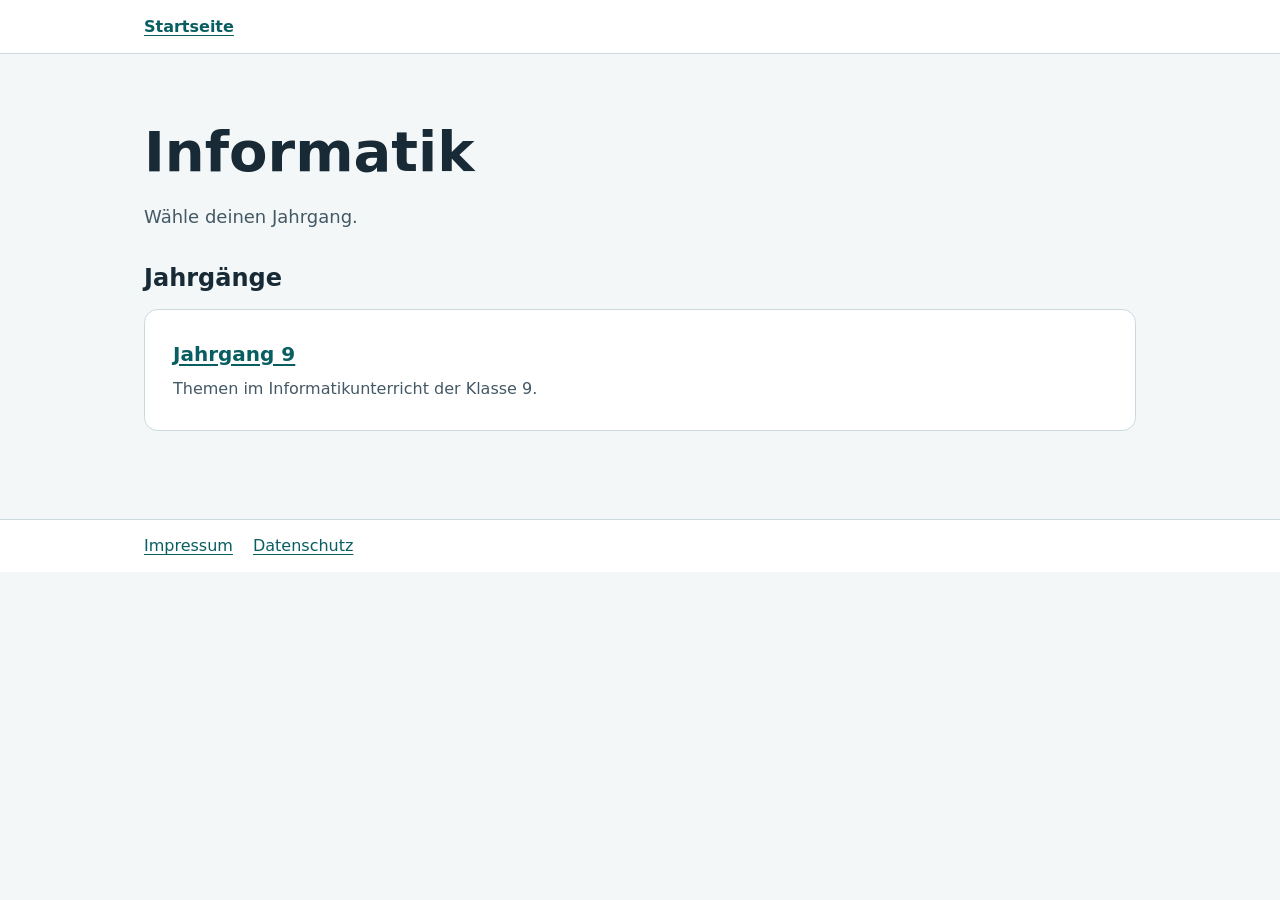
<file: index.html>
<!doctype html>
<html lang="de">
<head>
  <meta charset="utf-8">
  <meta name="robots" content="noindex">
  <meta name="viewport" content="width=device-width, initial-scale=1">
  <title>Informatik | Informatikunterricht</title>
  <link rel="stylesheet" href="css/style.css">
  
</head>
<body>
  <header class="top"><nav class="wrap" aria-label="Brotkrumennavigation"><ol><li><a href="index.html" aria-current="page">Startseite</a></li></ol></nav></header>
  <main class="wrap">
    <div class="intro"><h1>Informatik</h1><p>Wähle deinen Jahrgang.</p></div>
    <section aria-labelledby="tiles">
      <h2 id="tiles">Jahrgänge</h2>
      <ul class="tiles"><li><a class="card tile" href="jahrgang-9/index.html"><strong>Jahrgang 9</strong><span>Themen im Informatikunterricht der Klasse 9.</span></a></li></ul>
    </section>
  </main>
  <footer class="site-footer">
    <nav class="wrap" aria-label="Rechtliches">
      <a href="impressum/index.html">Impressum</a>
      <a href="datenschutz/index.html">Datenschutz</a>
    </nav>
  </footer>
</body>
</html>
</file>
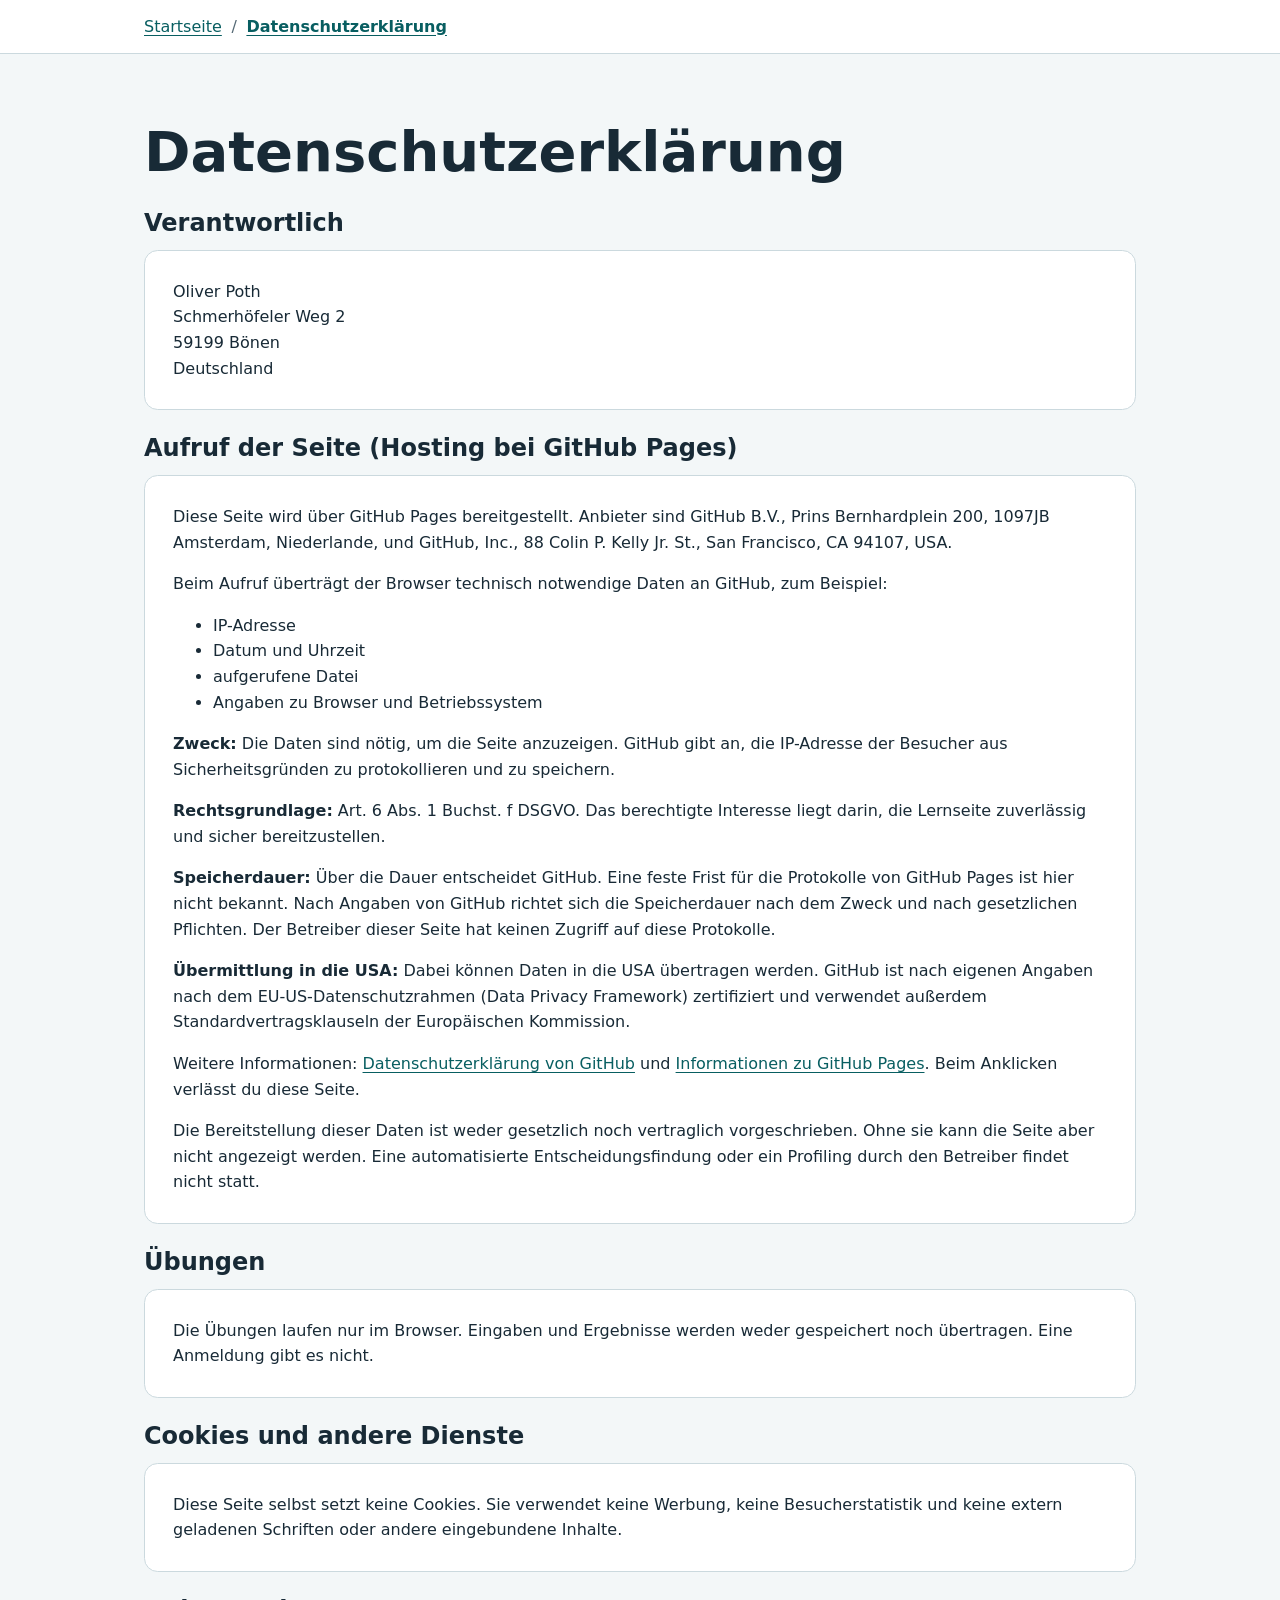
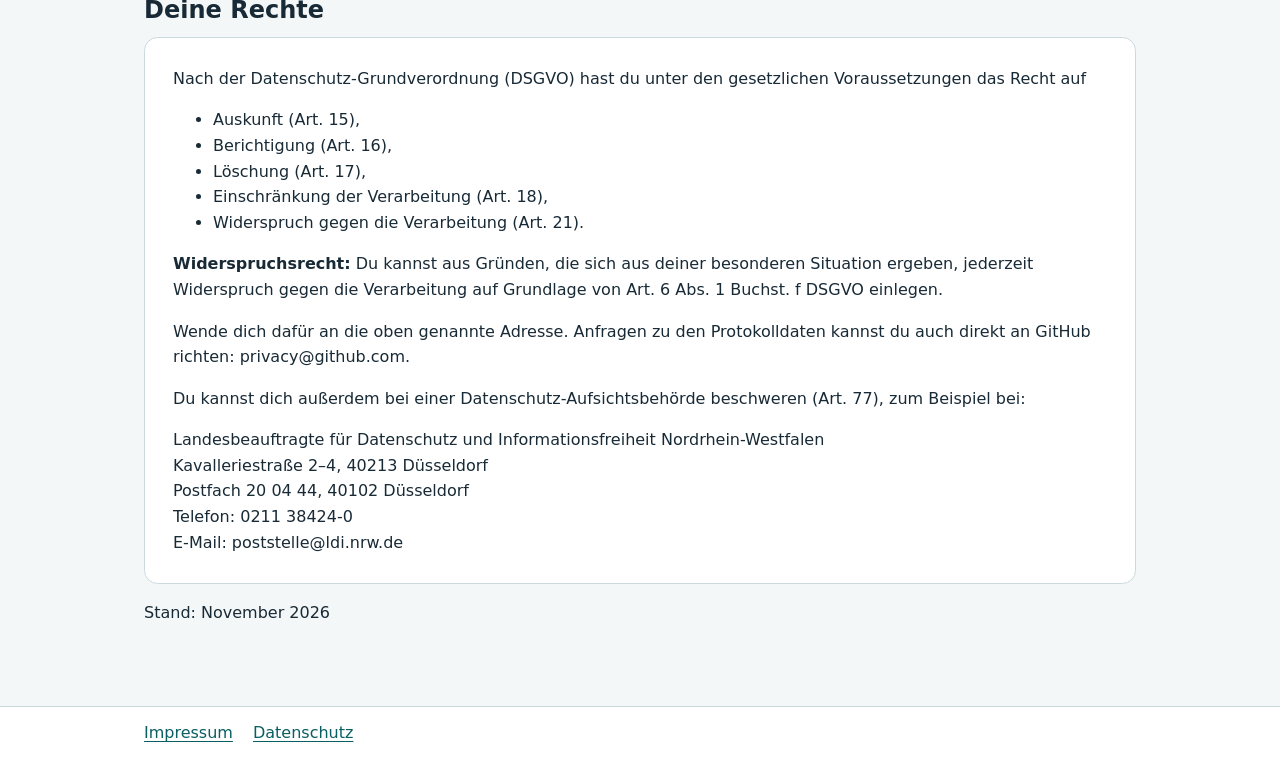
<file: datenschutz/index.html>
<!doctype html>
<html lang="de">
<head>
  <meta charset="utf-8">
  <meta name="robots" content="noindex">
  <meta name="viewport" content="width=device-width, initial-scale=1">
  <title>Datenschutzerklärung | Informatikunterricht</title>
  <link rel="stylesheet" href="../css/style.css">
</head>
<body>
  <header class="top">
    <nav class="wrap" aria-label="Brotkrumennavigation">
      <ol>
        <li><a href="../index.html">Startseite</a></li>
        <li><a href="index.html" aria-current="page">Datenschutzerklärung</a></li>
      </ol>
    </nav>
  </header>
  <main class="wrap rechtstext">
    <h1>Datenschutzerklärung</h1>
    <h2>Verantwortlich</h2>
    <div class="card">
      <p>Oliver Poth<br>
        Schmerhöfeler Weg 2<br>
        59199 Bönen<br>
        Deutschland</p>
    </div>

    <h2>Aufruf der Seite (Hosting bei GitHub Pages)</h2>
    <div class="card">
      <p>Diese Seite wird über GitHub Pages bereitgestellt. Anbieter sind GitHub B.V., Prins Bernhardplein 200, 1097JB Amsterdam, Niederlande, und GitHub, Inc., 88 Colin P. Kelly Jr. St., San Francisco, CA 94107, USA.</p>
      <p>Beim Aufruf überträgt der Browser technisch notwendige Daten an GitHub, zum Beispiel:</p>
      <ul>
        <li>IP-Adresse</li>
        <li>Datum und Uhrzeit</li>
        <li>aufgerufene Datei</li>
        <li>Angaben zu Browser und Betriebssystem</li>
      </ul>
      <p><strong>Zweck:</strong> Die Daten sind nötig, um die Seite anzuzeigen. GitHub gibt an, die IP-Adresse der Besucher aus Sicherheitsgründen zu protokollieren und zu speichern.</p>
      <p><strong>Rechtsgrundlage:</strong> Art. 6 Abs. 1 Buchst. f DSGVO. Das berechtigte Interesse liegt darin, die Lernseite zuverlässig und sicher bereitzustellen.</p>
      <p><strong>Speicherdauer:</strong> Über die Dauer entscheidet GitHub. Eine feste Frist für die Protokolle von GitHub Pages ist hier nicht bekannt. Nach Angaben von GitHub richtet sich die Speicherdauer nach dem Zweck und nach gesetzlichen Pflichten. Der Betreiber dieser Seite hat keinen Zugriff auf diese Protokolle.</p>
      <p><strong>Übermittlung in die USA:</strong> Dabei können Daten in die USA übertragen werden. GitHub ist nach eigenen Angaben nach dem EU-US-Datenschutzrahmen (Data Privacy Framework) zertifiziert und verwendet außerdem Standardvertragsklauseln der Europäischen Kommission.</p>
      <p>Weitere Informationen: <a href="https://docs.github.com/de/site-policy/privacy-policies/github-general-privacy-statement">Datenschutzerklärung von GitHub</a> und <a href="https://docs.github.com/de/pages/getting-started-with-github-pages/what-is-github-pages">Informationen zu GitHub Pages</a>. Beim Anklicken verlässt du diese Seite.</p>
      <p>Die Bereitstellung dieser Daten ist weder gesetzlich noch vertraglich vorgeschrieben. Ohne sie kann die Seite aber nicht angezeigt werden. Eine automatisierte Entscheidungsfindung oder ein Profiling durch den Betreiber findet nicht statt.</p>
    </div>

    <h2>Übungen</h2>
    <div class="card">
      <p>Die Übungen laufen nur im Browser. Eingaben und Ergebnisse werden weder gespeichert noch übertragen. Eine Anmeldung gibt es nicht.</p>
    </div>

    <h2>Cookies und andere Dienste</h2>
    <div class="card">
      <p>Diese Seite selbst setzt keine Cookies. Sie verwendet keine Werbung, keine Besucherstatistik und keine extern geladenen Schriften oder andere eingebundene Inhalte.</p>
    </div>

    <h2>Deine Rechte</h2>
    <div class="card">
      <p>Nach der Datenschutz-Grundverordnung (DSGVO) hast du unter den gesetzlichen Voraussetzungen das Recht auf</p>
      <ul>
        <li>Auskunft (Art. 15),</li>
        <li>Berichtigung (Art. 16),</li>
        <li>Löschung (Art. 17),</li>
        <li>Einschränkung der Verarbeitung (Art. 18),</li>
        <li>Widerspruch gegen die Verarbeitung (Art. 21).</li>
      </ul>
      <p><strong>Widerspruchsrecht:</strong> Du kannst aus Gründen, die sich aus deiner besonderen Situation ergeben, jederzeit Widerspruch gegen die Verarbeitung auf Grundlage von Art. 6 Abs. 1 Buchst. f DSGVO einlegen.</p>
      <p>Wende dich dafür an die oben genannte Adresse. Anfragen zu den Protokolldaten kannst du auch direkt an GitHub richten: privacy@github.com.</p>
      <p>Du kannst dich außerdem bei einer Datenschutz-Aufsichtsbehörde beschweren (Art. 77), zum Beispiel bei:</p>
      <p>Landesbeauftragte für Datenschutz und Informationsfreiheit Nordrhein-Westfalen<br>
        Kavalleriestraße 2–4, 40213 Düsseldorf<br>
        Postfach 20 04 44, 40102 Düsseldorf<br>
        Telefon: 0211 38424-0<br>
        E-Mail: poststelle@ldi.nrw.de</p>
    </div>

    <p>Stand: November 2026</p>
  </main>
  <footer class="site-footer">
    <nav class="wrap" aria-label="Rechtliches">
      <a href="../impressum/index.html">Impressum</a>
      <a href="../datenschutz/index.html">Datenschutz</a>
    </nav>
  </footer>
</body>
</html>
</file>
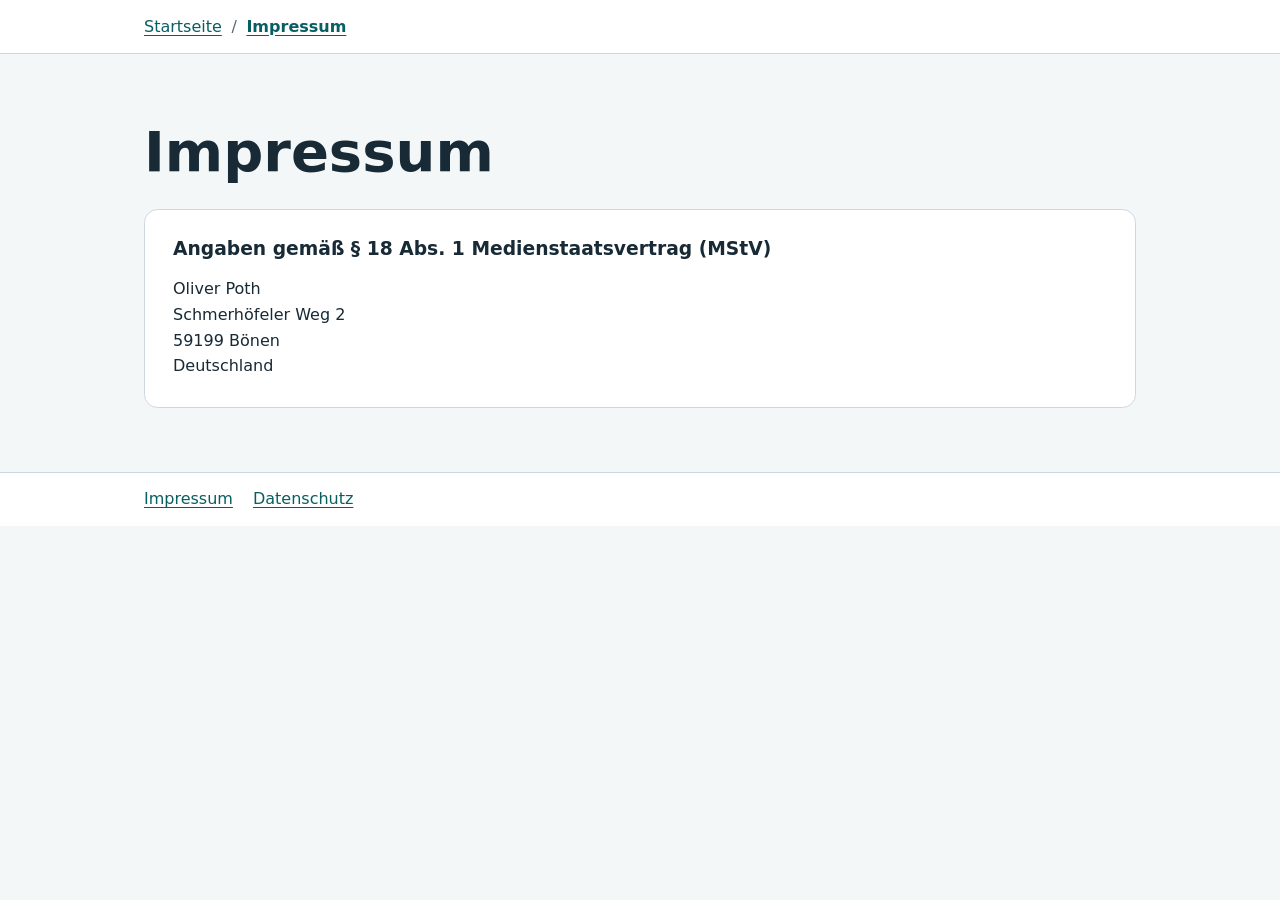
<file: impressum/index.html>
<!doctype html>
<html lang="de">
<head>
  <meta charset="utf-8">
  <meta name="robots" content="noindex">
  <meta name="viewport" content="width=device-width, initial-scale=1">
  <title>Impressum | Informatikunterricht</title>
  <link rel="stylesheet" href="../css/style.css">
</head>
<body>
  <header class="top">
    <nav class="wrap" aria-label="Brotkrumennavigation">
      <ol>
        <li><a href="../index.html">Startseite</a></li>
        <li><a href="index.html" aria-current="page">Impressum</a></li>
      </ol>
    </nav>
  </header>
  <main class="wrap rechtstext">
    <h1>Impressum</h1>
    <div class="card">
      <h3>Angaben gemäß § 18 Abs. 1 Medienstaatsvertrag (MStV)</h3>
      <p>Oliver Poth<br>
        Schmerhöfeler Weg 2<br>
        59199 Bönen<br>
        Deutschland</p>
    </div>
  </main>
  <footer class="site-footer">
    <nav class="wrap" aria-label="Rechtliches">
      <a href="../impressum/index.html">Impressum</a>
      <a href="../datenschutz/index.html">Datenschutz</a>
    </nav>
  </footer>
</body>
</html>
</file>
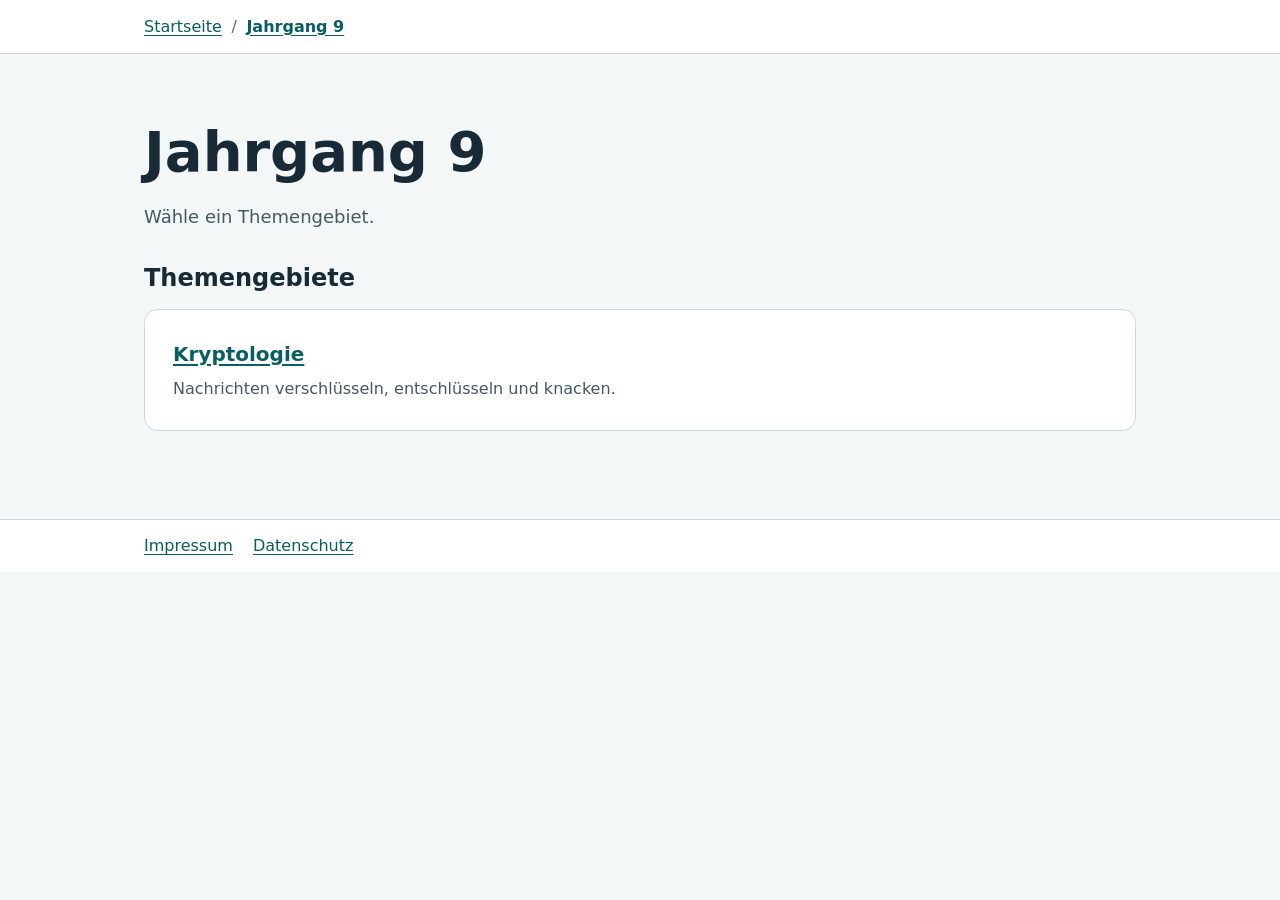
<file: jahrgang-9/index.html>
<!doctype html>
<html lang="de">
<head>
  <meta charset="utf-8">
  <meta name="robots" content="noindex">
  <meta name="viewport" content="width=device-width, initial-scale=1">
  <title>Jahrgang 9 | Informatikunterricht</title>
  <link rel="stylesheet" href="../css/style.css">
  
</head>
<body>
  <header class="top"><nav class="wrap" aria-label="Brotkrumennavigation"><ol><li><a href="../index.html">Startseite</a></li><li><a href="index.html" aria-current="page">Jahrgang 9</a></li></ol></nav></header>
  <main class="wrap">
    <div class="intro"><h1>Jahrgang 9</h1><p>Wähle ein Themengebiet.</p></div>
    <section aria-labelledby="tiles">
      <h2 id="tiles">Themengebiete</h2>
      <ul class="tiles"><li><a class="card tile" href="kryptologie/index.html"><strong>Kryptologie</strong><span>Nachrichten verschlüsseln, entschlüsseln und knacken.</span></a></li></ul>
    </section>
  </main>
  <footer class="site-footer">
    <nav class="wrap" aria-label="Rechtliches">
      <a href="../impressum/index.html">Impressum</a>
      <a href="../datenschutz/index.html">Datenschutz</a>
    </nav>
  </footer>
</body>
</html>
</file>
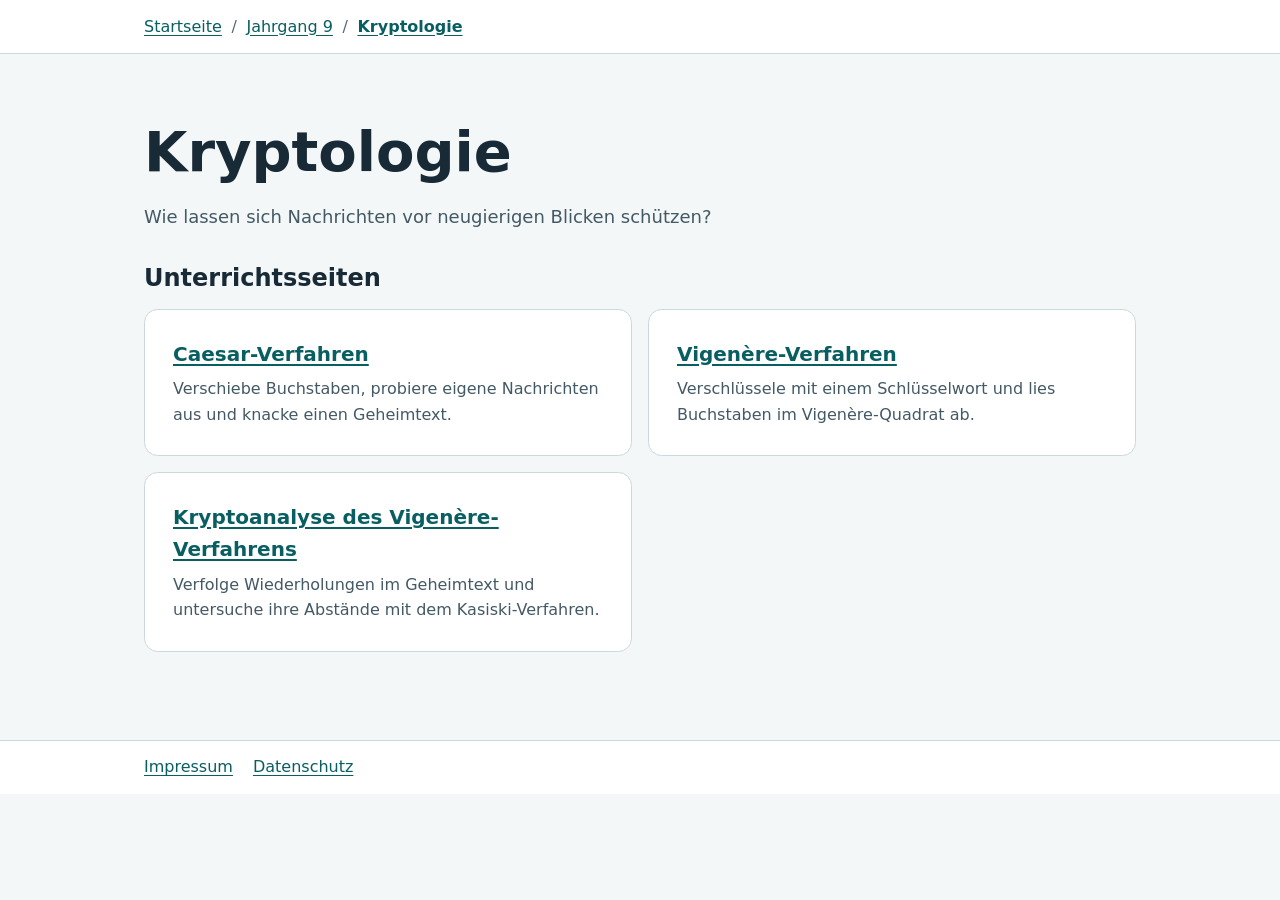
<file: jahrgang-9/kryptologie/index.html>
<!doctype html>
<html lang="de">
<head>
  <meta charset="utf-8">
  <meta name="robots" content="noindex">
  <meta name="viewport" content="width=device-width, initial-scale=1">
  <title>Kryptologie | Informatikunterricht</title>
  <link rel="stylesheet" href="../../css/style.css">
  
</head>
<body>
  <header class="top"><nav class="wrap" aria-label="Brotkrumennavigation"><ol><li><a href="../../index.html">Startseite</a></li><li><a href="../index.html">Jahrgang 9</a></li><li><a href="index.html" aria-current="page">Kryptologie</a></li></ol></nav></header>
  <main class="wrap">
    <div class="intro"><h1>Kryptologie</h1><p>Wie lassen sich Nachrichten vor neugierigen Blicken schützen?</p></div>
    <section aria-labelledby="tiles">
      <h2 id="tiles">Unterrichtsseiten</h2>
      <ul class="tiles"><li><a class="card tile" href="caesar-verfahren.html"><strong>Caesar-Verfahren</strong><span>Verschiebe Buchstaben, probiere eigene Nachrichten aus und knacke einen Geheimtext.</span></a></li>
        <li><a class="card tile" href="vigenere-verfahren.html"><strong>Vigenère-Verfahren</strong><span>Verschlüssele mit einem Schlüsselwort und lies Buchstaben im Vigenère-Quadrat ab.</span></a></li>
        <li><a class="card tile" href="kryptoanalyse-vigenere.html"><strong>Kryptoanalyse des Vigenère-Verfahrens</strong><span>Verfolge Wiederholungen im Geheimtext und untersuche ihre Abstände mit dem Kasiski-Verfahren.</span></a></li>
      </ul>
    </section>
  </main>
  <footer class="site-footer">
    <nav class="wrap" aria-label="Rechtliches">
      <a href="../../impressum/index.html">Impressum</a>
      <a href="../../datenschutz/index.html">Datenschutz</a>
    </nav>
  </footer>
</body>
</html>
</file>
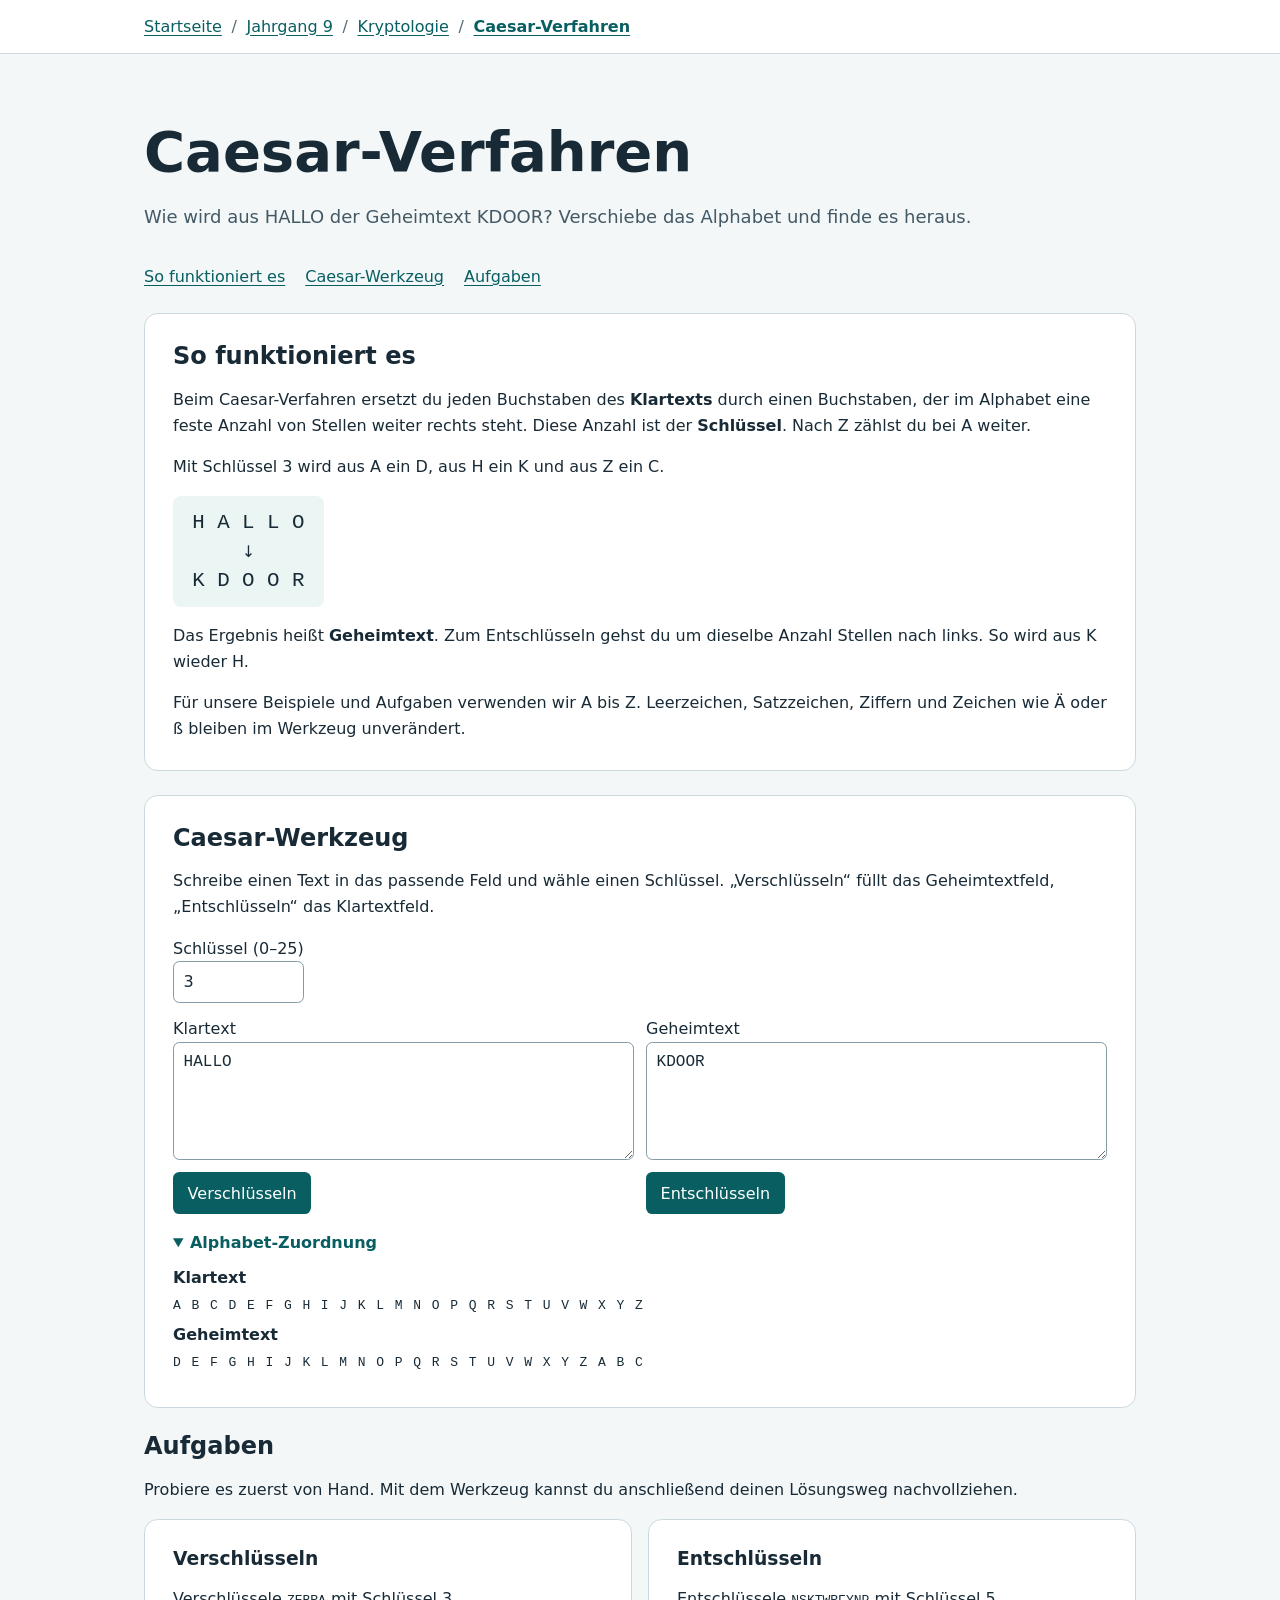
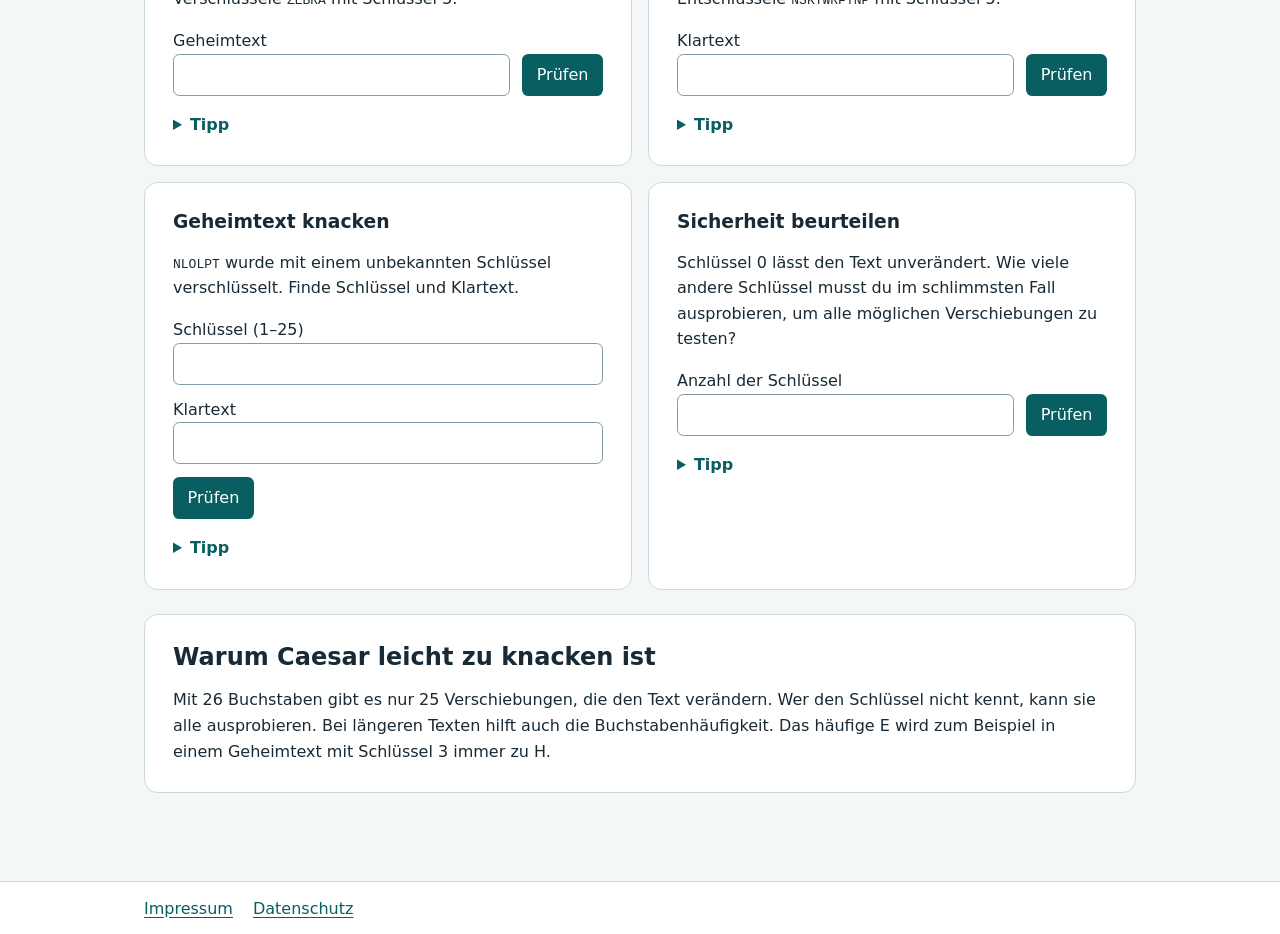
<file: jahrgang-9/kryptologie/caesar-verfahren.html>
<!doctype html>
<html lang="de">
<head>
  <meta charset="utf-8">
  <meta name="robots" content="noindex">
  <meta name="viewport" content="width=device-width, initial-scale=1">
  <title>Caesar-Verfahren | Informatikunterricht</title>
  <link rel="stylesheet" href="../../css/style.css">
  <script src="caesar-verfahren.js" defer></script>
</head>
<body>
  <header class="top"><nav class="wrap" aria-label="Brotkrumennavigation"><ol><li><a href="../../index.html">Startseite</a></li><li><a href="../index.html">Jahrgang 9</a></li><li><a href="index.html">Kryptologie</a></li><li><a href="caesar-verfahren.html" aria-current="page">Caesar-Verfahren</a></li></ol></nav></header>
  <main class="wrap">
    <div class="intro"><h1>Caesar-Verfahren</h1><p>Wie wird aus HALLO der Geheimtext KDOOR? Verschiebe das Alphabet und finde es heraus.</p></div>
    
    <nav class="sections" aria-label="Auf dieser Seite">
      <a href="#prinzip">So funktioniert es</a>
      <a href="#werkzeug">Caesar-Werkzeug</a>
      <a href="#aufgaben">Aufgaben</a>
    </nav>
    <section class="card" id="prinzip">
      <h2>So funktioniert es</h2>
      <p>Beim Caesar-Verfahren ersetzt du jeden Buchstaben des <strong>Klartexts</strong> durch einen Buchstaben, der im Alphabet eine feste Anzahl von Stellen weiter rechts steht. Diese Anzahl ist der <strong>Schlüssel</strong>. Nach Z zählst du bei A weiter.</p>
      <p>Mit Schlüssel 3 wird aus A ein D, aus H ein K und aus Z ein C.</p>
      <div class="example"><code>H A L L O</code><span>↓</span><code>K D O O R</code></div>
      <p>Das Ergebnis heißt <strong>Geheimtext</strong>. Zum Entschlüsseln gehst du um dieselbe Anzahl Stellen nach links. So wird aus K wieder H.</p>
      <p>Für unsere Beispiele und Aufgaben verwenden wir A bis Z. Leerzeichen, Satzzeichen, Ziffern und Zeichen wie Ä oder ß bleiben im Werkzeug unverändert.</p>
    </section>
    <section class="card" id="werkzeug">
      <h2>Caesar-Werkzeug</h2>
      <p>Schreibe einen Text in das passende Feld und wähle einen Schlüssel. „Verschlüsseln“ füllt das Geheimtextfeld, „Entschlüsseln“ das Klartextfeld.</p>
      <noscript><p>Aktiviere JavaScript, um das Werkzeug und die Antwortprüfung zu nutzen.</p></noscript>
      <div class="controls">
        <label for="schluessel">Schlüssel (0–25)<input id="schluessel" type="number" min="0" max="25" step="1" value="3" required></label>
      </div>
      <p id="key-error" role="status" hidden>Gib eine ganze Zahl von 0 bis 25 ein.</p>
      <div class="caesar-felder">
        <div>
          <label for="klartext">Klartext</label>
          <textarea id="klartext" rows="4">HALLO</textarea>
          <button id="verschluesseln" type="button">Verschlüsseln</button>
        </div>
        <div>
          <label for="geheimtext">Geheimtext</label>
          <textarea id="geheimtext" rows="4">KDOOR</textarea>
          <button id="entschluesseln" type="button">Entschlüsseln</button>
        </div>
      </div>
      <details open>
        <summary>Alphabet-Zuordnung</summary>
        <dl class="alphabet">
          <dt>Klartext</dt><dd><code>A B C D E F G H I J K L M N O P Q R S T U V W X Y Z</code></dd>
          <dt>Geheimtext</dt><dd><code id="alphabet-ausgabe">D E F G H I J K L M N O P Q R S T U V W X Y Z A B C</code></dd>
        </dl>
      </details>
    </section>
    <section id="aufgaben">
      <h2>Aufgaben</h2>
      <p>Probiere es zuerst von Hand. Mit dem Werkzeug kannst du anschließend deinen Lösungsweg nachvollziehen.</p>
      <div class="practice">
        <form class="card exercise" data-check="encrypt">
          <h3>Verschlüsseln</h3>
          <p>Verschlüssele <code>ZEBRA</code> mit Schlüssel 3.</p>
          <label for="antwort-1">Geheimtext</label>
          <div class="answer"><input id="antwort-1" type="text" required autocomplete="off" spellcheck="false"><button>Prüfen</button></div>
          <p class="feedback" role="status"></p>
          <details><summary>Tipp</summary><p>Gehe bei Z drei Schritte weiter. Z → A ist der erste Schritt.</p></details>
        </form>
        <form class="card exercise" data-check="decrypt">
          <h3>Entschlüsseln</h3>
          <p>Entschlüssele <code>NSKTWRFYNP</code> mit Schlüssel 5.</p>
          <label for="antwort-2">Klartext</label>
          <div class="answer"><input id="antwort-2" type="text" required autocomplete="off" spellcheck="false"><button>Prüfen</button></div>
          <p class="feedback" role="status"></p>
          <details><summary>Tipp</summary><p>Gehe von N fünf Schritte nach links. Du landest bei I.</p></details>
        </form>
        <form class="card exercise" data-check="crack">
          <h3>Geheimtext knacken</h3>
          <p><code>NLOLPT</code> wurde mit einem unbekannten Schlüssel verschlüsselt. Finde Schlüssel und Klartext.</p>
          <div class="text-grid">
            <label for="antwort-3">Schlüssel (1–25)<input id="antwort-3" type="number" min="1" max="25" step="1" required></label>
            <label for="antwort-4">Klartext<input id="antwort-4" type="text" required autocomplete="off" spellcheck="false"></label>
          </div>
          <button>Prüfen</button>
          <p class="feedback" role="status"></p>
          <details><summary>Tipp</summary><p>Trage den Geheimtext im Werkzeug ein. Probiere die Schlüssel der Reihe nach und klicke jeweils auf „Entschlüsseln“, bis du ein deutsches Wort erkennst.</p></details>
        </form>
        <form class="card exercise" data-check="count">
          <h3>Sicherheit beurteilen</h3>
          <p>Schlüssel 0 lässt den Text unverändert. Wie viele andere Schlüssel musst du im schlimmsten Fall ausprobieren, um alle möglichen Verschiebungen zu testen?</p>
          <label for="antwort-5">Anzahl der Schlüssel</label>
          <div class="answer"><input id="antwort-5" type="number" min="0" step="1" required><button>Prüfen</button></div>
          <p class="feedback" role="status"></p>
          <details><summary>Tipp</summary><p>Nach 26 Schritten stehst du wieder beim ursprünglichen Buchstaben.</p></details>
        </form>
      </div>
    </section>
    <section class="card">
      <h2>Warum Caesar leicht zu knacken ist</h2>
      <p>Mit 26 Buchstaben gibt es nur 25 Verschiebungen, die den Text verändern. Wer den Schlüssel nicht kennt, kann sie alle ausprobieren. Bei längeren Texten hilft auch die Buchstabenhäufigkeit. Das häufige E wird zum Beispiel in einem Geheimtext mit Schlüssel 3 immer zu H.</p>
    </section>
    
  </main>
  <footer class="site-footer">
    <nav class="wrap" aria-label="Rechtliches">
      <a href="../../impressum/index.html">Impressum</a>
      <a href="../../datenschutz/index.html">Datenschutz</a>
    </nav>
  </footer>
</body>
</html>
</file>
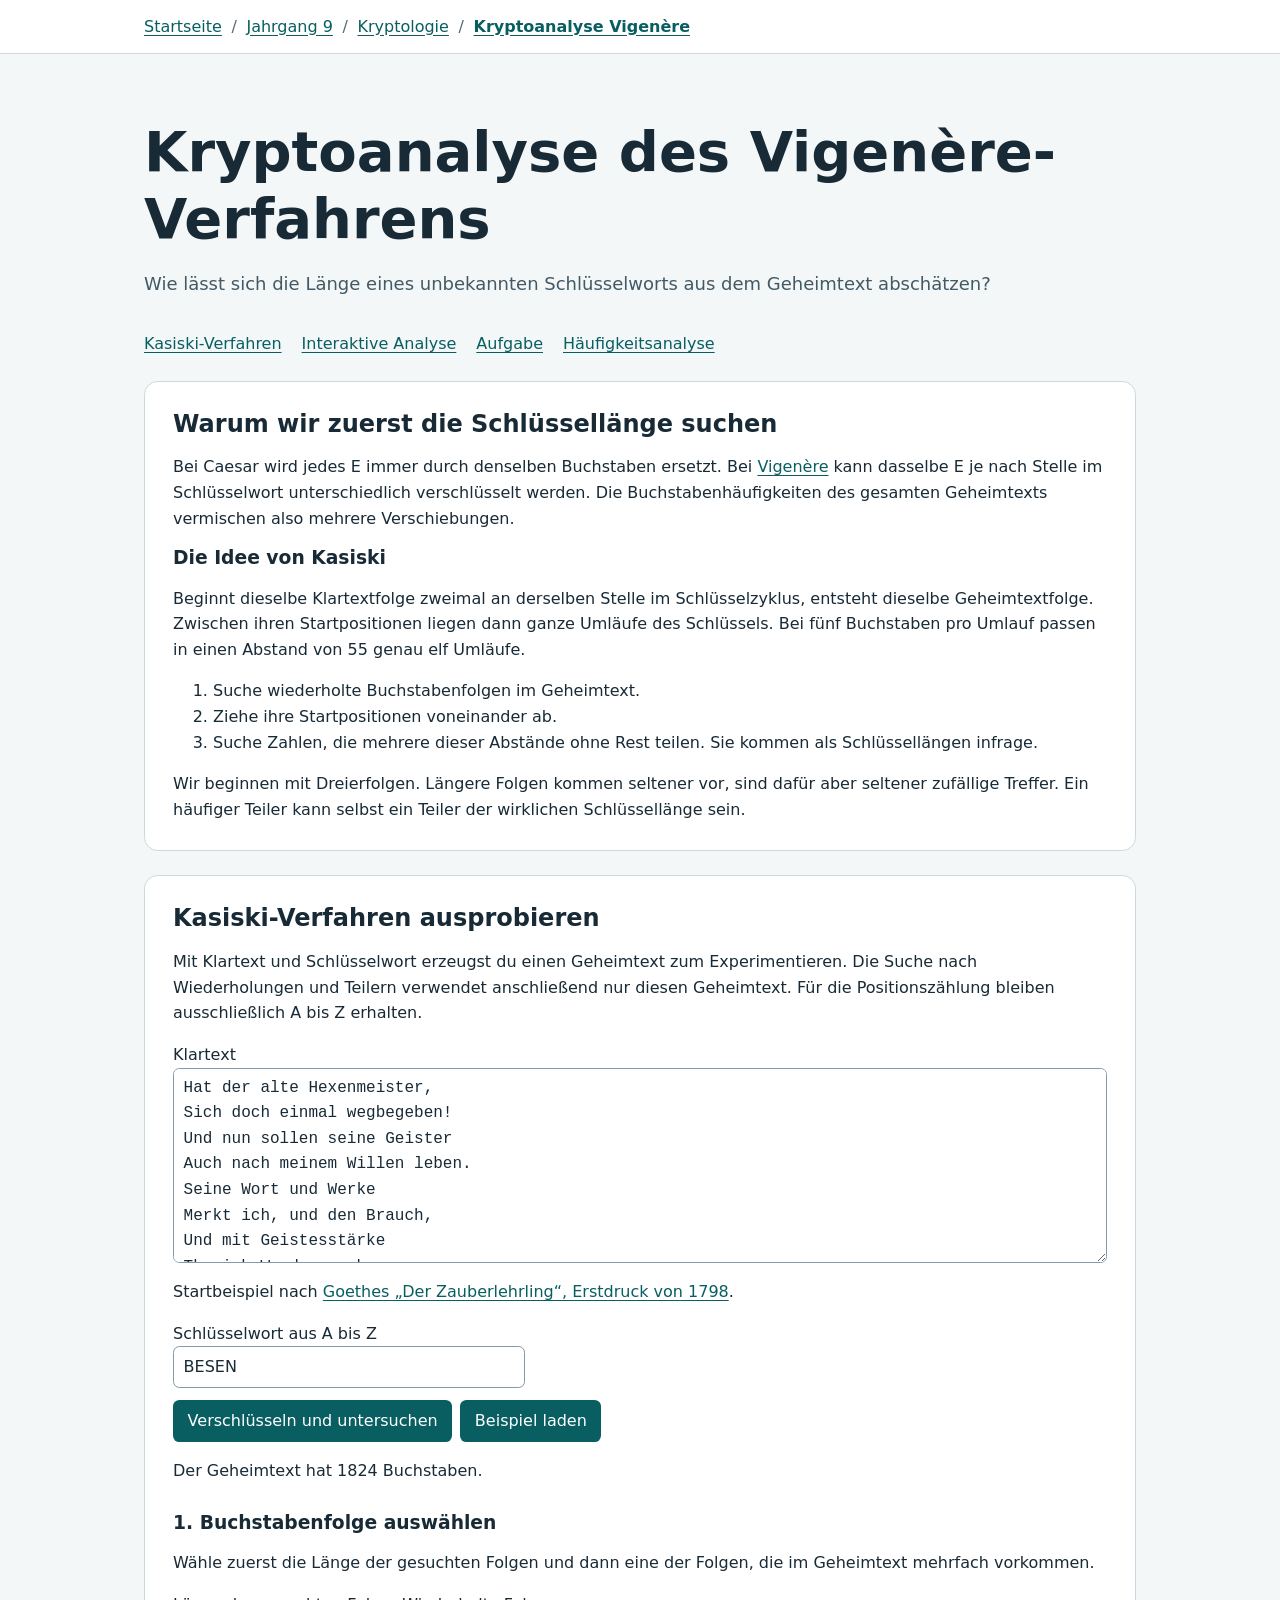
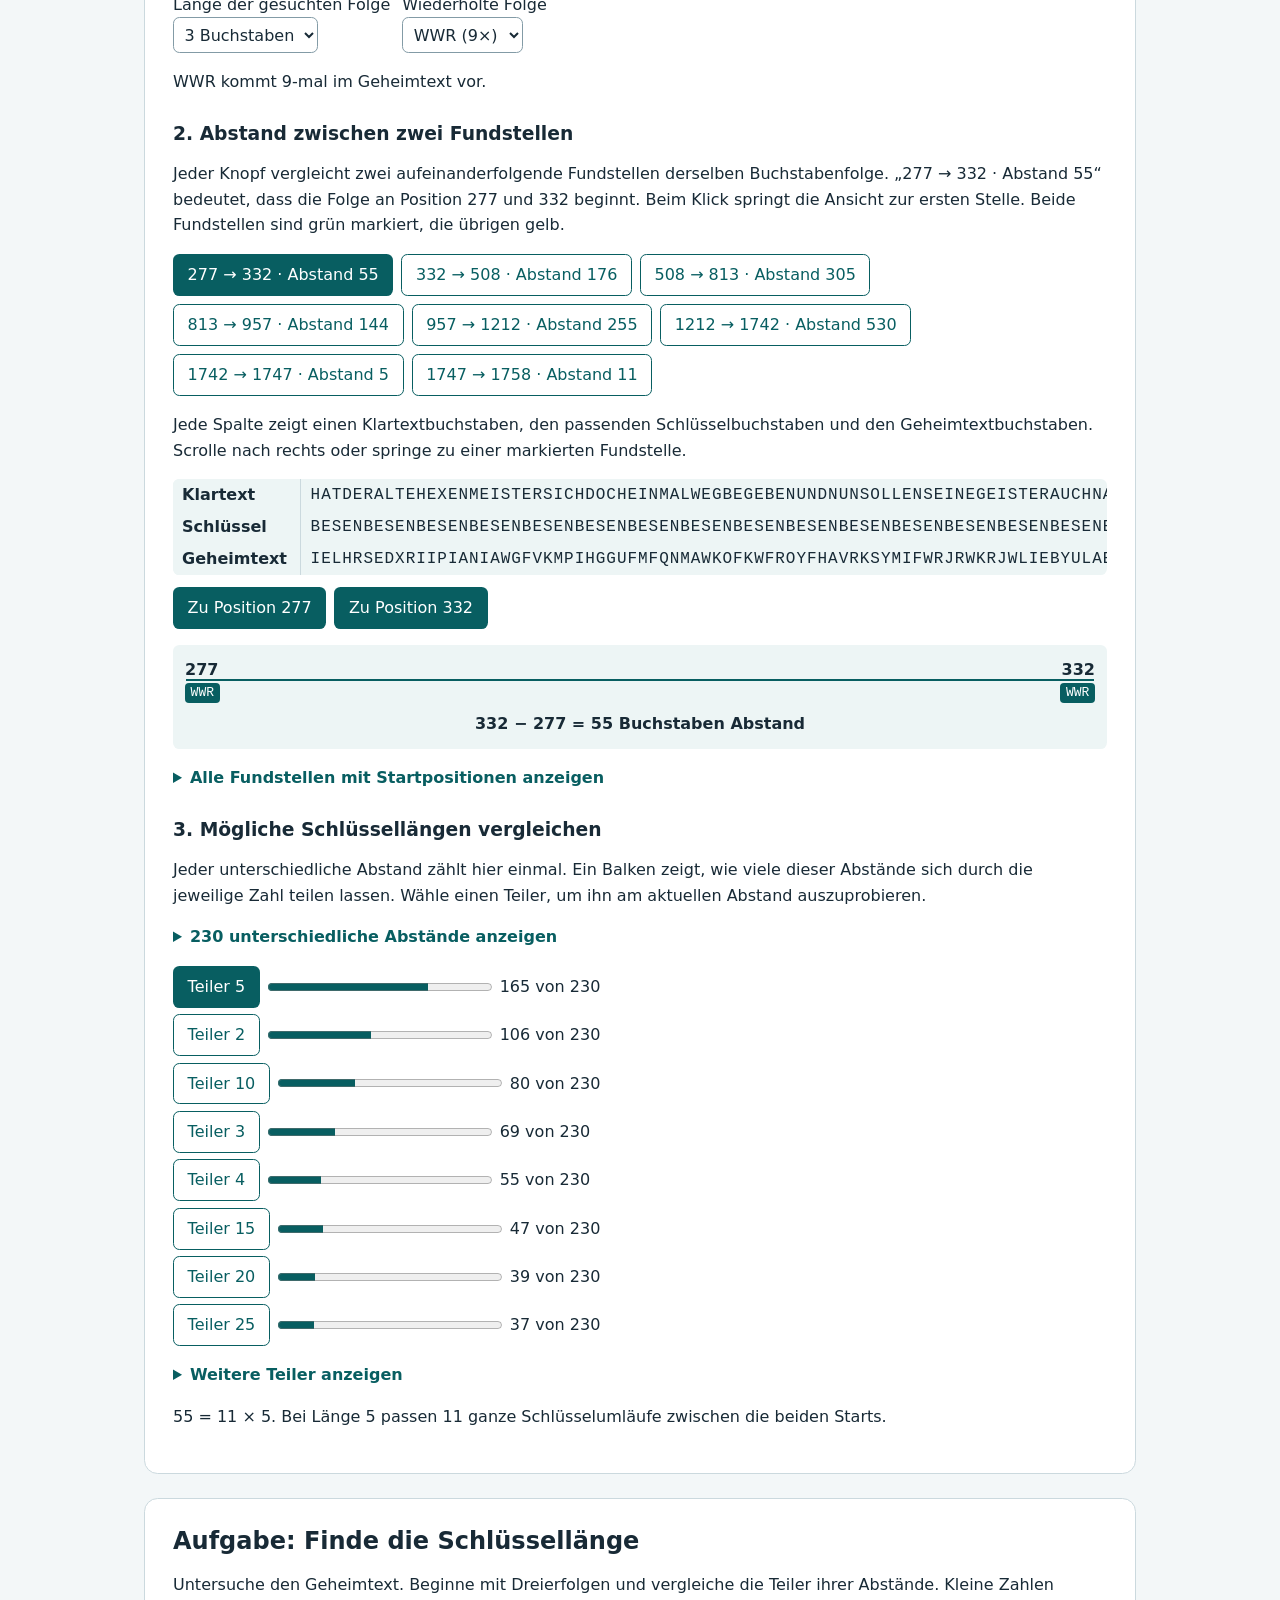
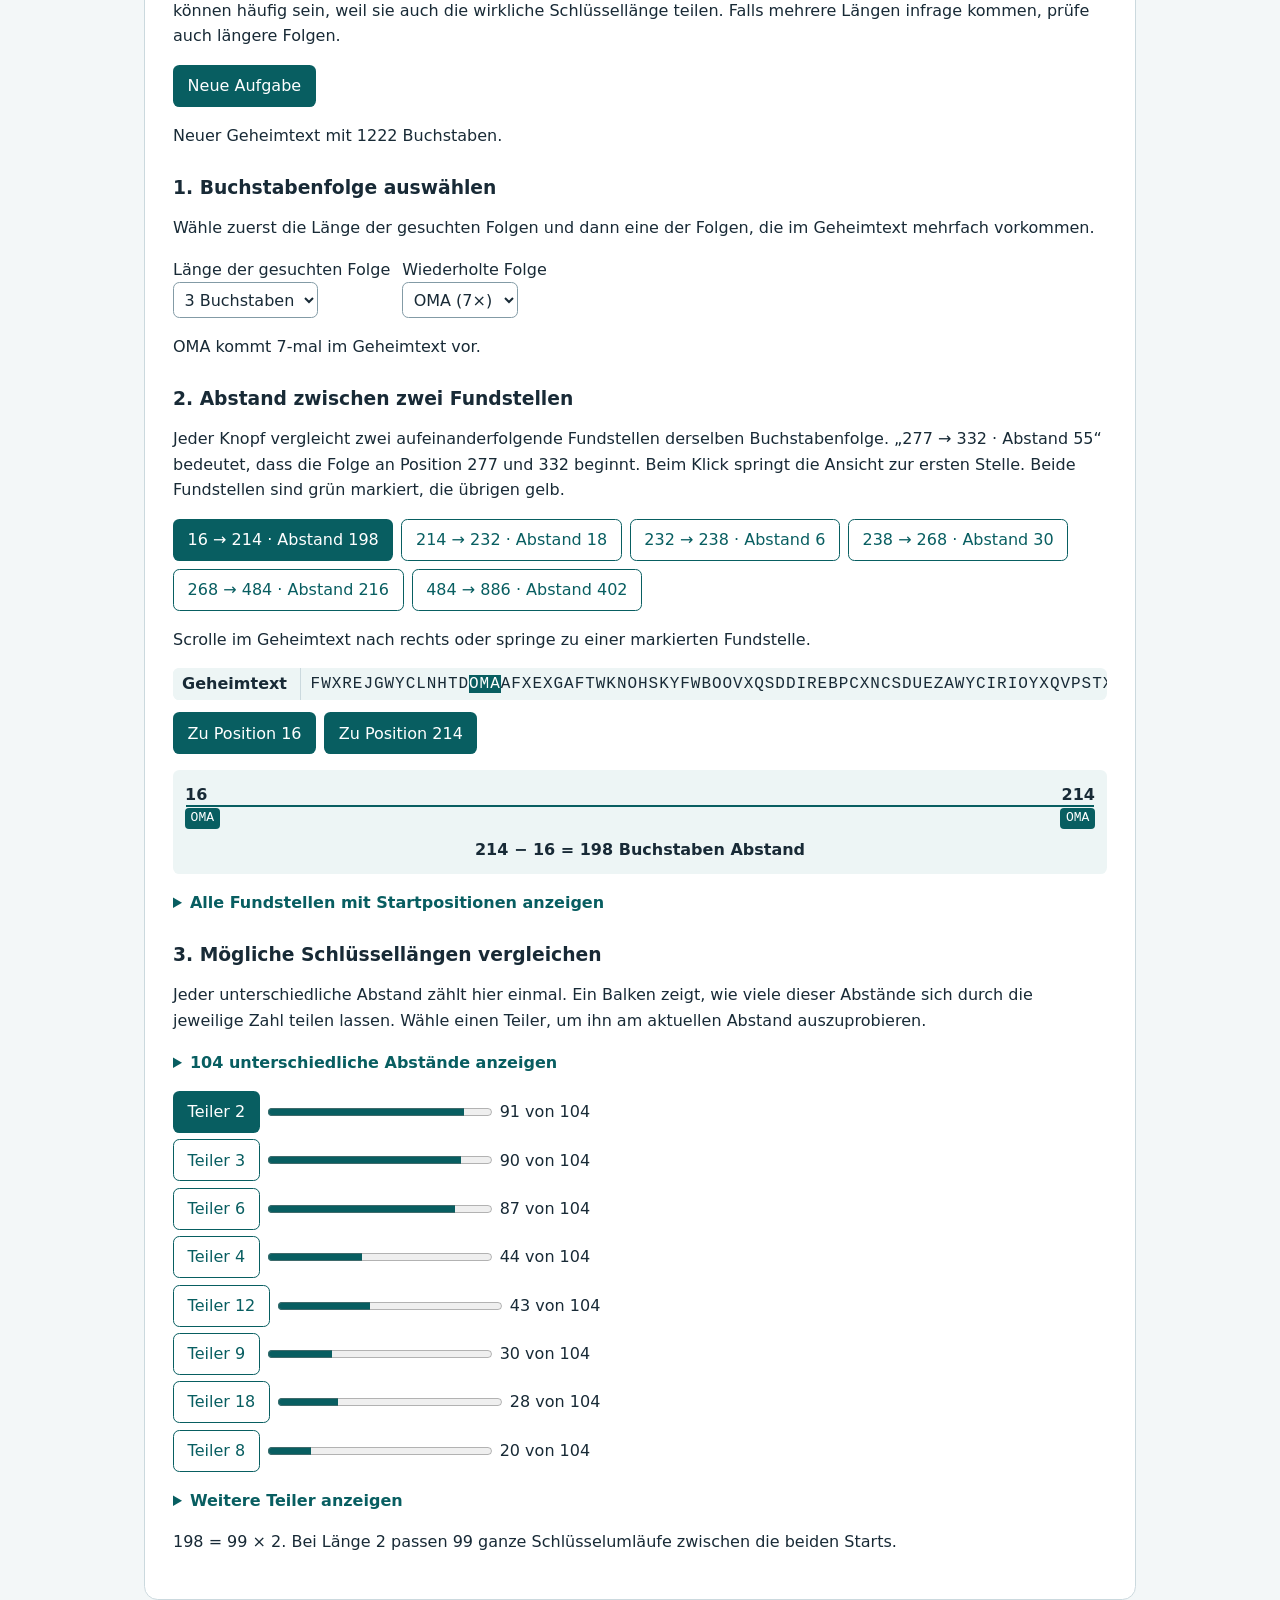
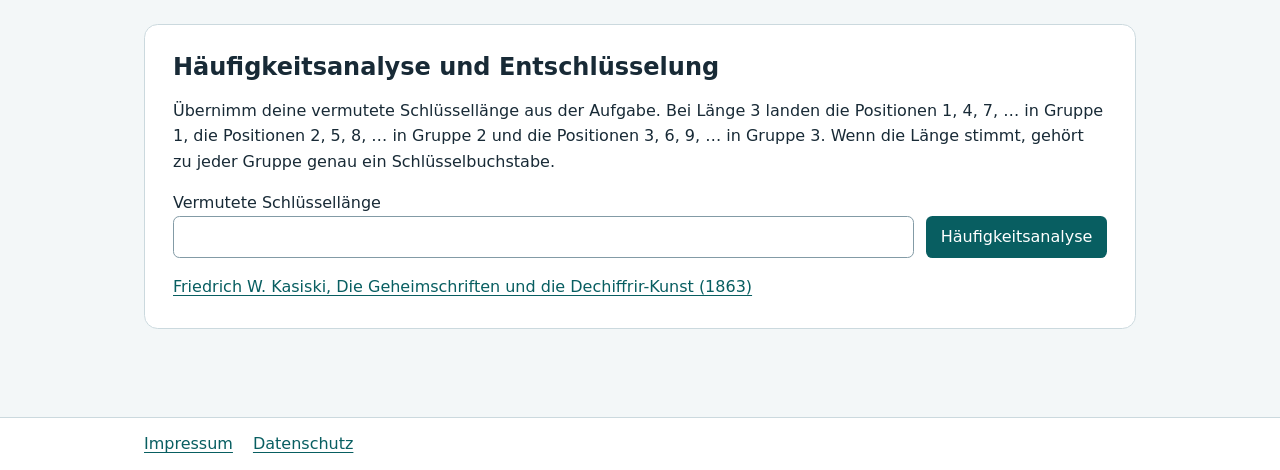
<file: jahrgang-9/kryptologie/kryptoanalyse-vigenere.html>
<!doctype html>
<html lang="de">
<head>
  <meta charset="utf-8">
  <meta name="robots" content="noindex">
  <meta name="viewport" content="width=device-width, initial-scale=1">
  <title>Kryptoanalyse des Vigenère-Verfahrens | Informatikunterricht</title>
  <link rel="stylesheet" href="../../css/style.css">
  <script src="kasiski-aufgabentexte.js" defer></script>
  <script src="vigenere-quadrat.js" defer></script>
  <script src="kryptoanalyse-vigenere.js" defer></script>
</head>
<body>
  <header class="top">
    <nav class="wrap" aria-label="Brotkrumennavigation">
      <ol>
        <li><a href="../../index.html">Startseite</a></li>
        <li><a href="../index.html">Jahrgang 9</a></li>
        <li><a href="index.html">Kryptologie</a></li>
        <li><a href="kryptoanalyse-vigenere.html" aria-current="page">Kryptoanalyse Vigenère</a></li>
      </ol>
    </nav>
  </header>
  <main class="wrap">
    <div class="intro">
      <h1>Kryptoanalyse des Vigenère-Verfahrens</h1>
      <p>Wie lässt sich die Länge eines unbekannten Schlüsselworts aus dem Geheimtext abschätzen?</p>
    </div>
    <nav class="sections" aria-label="Auf dieser Seite">
      <a href="#prinzip">Kasiski-Verfahren</a>
      <a href="#labor">Interaktive Analyse</a>
      <a href="#aufgabe">Aufgabe</a>
      <a href="#danach">Häufigkeitsanalyse</a>
    </nav>
    <section class="card" id="prinzip">
      <h2>Warum wir zuerst die Schlüssellänge suchen</h2>
      <p>Bei Caesar wird jedes E immer durch denselben Buchstaben ersetzt. Bei <a href="vigenere-verfahren.html">Vigenère</a> kann dasselbe E je nach Stelle im Schlüsselwort unterschiedlich verschlüsselt werden. Die Buchstabenhäufigkeiten des gesamten Geheimtexts vermischen also mehrere Verschiebungen.</p>
      <h3>Die Idee von Kasiski</h3>
      <p>Beginnt dieselbe Klartextfolge zweimal an derselben Stelle im Schlüsselzyklus, entsteht dieselbe Geheimtextfolge. Zwischen ihren Startpositionen liegen dann ganze Umläufe des Schlüssels. Bei fünf Buchstaben pro Umlauf passen in einen Abstand von 55 genau elf Umläufe.</p>
      <ol>
        <li>Suche wiederholte Buchstabenfolgen im Geheimtext.</li>
        <li>Ziehe ihre Startpositionen voneinander ab.</li>
        <li>Suche Zahlen, die mehrere dieser Abstände ohne Rest teilen. Sie kommen als Schlüssellängen infrage.</li>
      </ol>
      <p>Wir beginnen mit Dreierfolgen. Längere Folgen kommen seltener vor, sind dafür aber seltener zufällige Treffer. Ein häufiger Teiler kann selbst ein Teiler der wirklichen Schlüssellänge sein.</p>
    </section>
    <section class="card" id="labor">
      <h2>Kasiski-Verfahren ausprobieren</h2>
      <p>Mit Klartext und Schlüsselwort erzeugst du einen Geheimtext zum Experimentieren. Die Suche nach Wiederholungen und Teilern verwendet anschließend nur diesen Geheimtext. Für die Positionszählung bleiben ausschließlich A bis Z erhalten.</p>
      <noscript><p>Aktiviere JavaScript, um den Geheimtext zu erzeugen und zu untersuchen.</p></noscript>
      <form id="kasiski-form">
        <label for="analyse-klartext">Klartext</label>
        <textarea id="analyse-klartext" rows="7" required>Hat der alte Hexenmeister,
Sich doch einmal wegbegeben!
Und nun sollen seine Geister
Auch nach meinem Willen leben.
Seine Wort und Werke
Merkt ich, und den Brauch,
Und mit Geistesstärke
Thu ich Wunder auch.

Walle! walle!
Manche Strecke,
Daß zum Zwecke,
Wasser fließe,
Und, mit reichem vollem Schwalle,
Zu dem Bade sich ergieße.

Und nun komm du alter Besen,
Nimm die schlechten Lumpenhüllen,
Bist schon lange Knecht gewesen,
Nun erfülle meinen Willen.
Auf zwey Beinen stehe,
Oben sey ein Kopf,
Eile nun und gehe
Mit dem Wassertopf.

Walle! walle!
Manche Strecke,
Daß, zum Zwecke,
Wasser fließe,
Und, mit reichem vollem Schwalle,
Zu dem Bade sich ergieße.

Seht er läuft zum Ufer nieder,
Warlich ist schon an dem Flusse,
Und mit Blitzesschnelle wieder
Ist er hier mit raschem Gusse.
Schon zum zweytenmale!
Wie das Becken schwillt!
Wie sich jede Schaale
Voll mit Wasser füllt!

Stehe! Stehe!
Denn wir haben
Deiner Gaben
Vollgemessen! –
Ach ich merk es, wehe! wehe!
Hab ich doch das Wort vergessen!

Ach! das Wort, worauf am Ende
Er das wird was er gewesen.
Ach er läuft und bringt behende,
Wärst du doch der alte Besen!
Immer neue Güsse
Bringt er schnell herein,
Ach! und hundert Flüsse
Stürzen auf mich ein.

Nein nicht länger
Kann ichs lassen,
Will ihn fassen.
Das ist Tücke!
Ach! nun wird mir immer bänger!
Welche Mine! welche Blicke!

O! du Ausgeburt der Hölle!
Soll das ganze Haus ersaufen?
Seh ich über jede Schwelle
Doch schon Wasserströme laufen.
Ein verruchter Besen
Der nicht hören will!
Stock! der du gewesen,
Steh doch wieder still!

Willsts am Ende
Gar nicht lassen;
Will dich fassen,
Will dich halten,
Und das alte Holz behende
Mit dem scharfen Beile spalten.

Seht da kommt er schleppend wieder!
Wie ich mich nun auf dich werfe,
Gleich, o Kobold! liegst du nieder,
Krachend trifft die glatte Schärfe.
Warlich braf getroffen!
Seht er ist entzwey,
Und nun kann ich hoffen,
Und ich athme frey!

Wehe! wehe!
Beyde Theile
Stehn, in Eile,
Schon als Knechte
Völlig fertig in die Höhe!
Helft mir ach ihr hohen Mächte!

Und sie laufen! Naß und nässer
Wirds im Saal und auf den Stufen,
Welch entsetzliches Gewässer!
Herr und Meister! hör mich rufen!
Ach! da kommt der Meister!
Herr, die Noth ist groß,
Die ich rief die Geister
Werd ich nun nicht los.

„In die Ecke,
Besen! Besen!
Seyds gewesen.
Denn als Geister
Ruft euch nur zu seinem Zwecke,
Erst hervor der alte Meister.“</textarea>
        <p>Startbeispiel nach <a href="https://de.wikisource.org/wiki/Der_Zauberlehrling_(1798)">Goethes „Der Zauberlehrling“, Erstdruck von 1798</a>.</p>
        <label for="analyse-schluessel">Schlüsselwort aus A bis Z</label>
        <input id="analyse-schluessel" type="text" value="BESEN" pattern="[A-Za-z]+" required autocomplete="off" spellcheck="false">
        <div class="kasiski-actions"><button>Verschlüsseln und untersuchen</button><button id="analyse-beispiel" type="button">Beispiel laden</button></div>
      </form>
      <p id="analyse-status" role="status"></p>
      <div id="analyse-ergebnisse" class="kasiski-ergebnisse" hidden>
        <h3>1. Buchstabenfolge auswählen</h3>
        <p>Wähle zuerst die Länge der gesuchten Folgen und dann eine der Folgen, die im Geheimtext mehrfach vorkommen.</p>
        <div class="controls">
          <label for="folgenlaenge">Länge der gesuchten Folge
            <select id="folgenlaenge">
              <option value="3" selected>3 Buchstaben</option>
              <option value="4">4 Buchstaben</option>
              <option value="5">5 Buchstaben</option>
              <option value="6">6 Buchstaben</option>
            </select>
          </label>
          <label for="wiederholung">Wiederholte Folge <select id="wiederholung"></select></label>
        </div>
        <p id="wiederholung-info" role="status"></p>
        <h3>2. Abstand zwischen zwei Fundstellen</h3>
        <p>Jeder Knopf vergleicht zwei aufeinanderfolgende Fundstellen derselben Buchstabenfolge. „277 → 332 · Abstand 55“ bedeutet, dass die Folge an Position 277 und 332 beginnt. Beim Klick springt die Ansicht zur ersten Stelle. Beide Fundstellen sind grün markiert, die übrigen gelb.</p>
        <div id="abstandwahl"></div>
        <p>Jede Spalte zeigt einen Klartextbuchstaben, den passenden Schlüsselbuchstaben und den Geheimtextbuchstaben. Scrolle nach rechts oder springe zu einer markierten Fundstelle.</p>
        <div id="analyse-buchstaben" class="quadrat-scroll kasiski-buchstaben" tabindex="0" role="region" aria-label="Klartext, Schlüssel und Geheimtext">
          <div><strong>Klartext</strong><code id="analyse-klarzeile"></code></div>
          <div><strong>Schlüssel</strong><code id="analyse-schluesselzeile"></code></div>
          <div><strong>Geheimtext</strong><code id="analyse-geheimtext"></code></div>
        </div>
        <div id="fundspruenge" class="kasiski-actions kasiski-fundspruenge" hidden>
          <button id="sprung-links" type="button">Zur ersten Fundstelle</button>
          <button id="sprung-rechts" type="button">Zur zweiten Fundstelle</button>
        </div>
        <figure id="abstandsbild" class="kasiski-messung" hidden>
          <div class="kasiski-achse">
            <span id="messung-links"></span><span id="messung-rechts"></span>
          </div>
          <figcaption id="messung-rechnung" role="status"></figcaption>
        </figure>
        <details>
          <summary>Alle Fundstellen mit Startpositionen anzeigen</summary>
          <div id="folgenliste"></div>
        </details>
        <h3>3. Mögliche Schlüssellängen vergleichen</h3>
        <p>Jeder unterschiedliche Abstand zählt hier einmal. Ein Balken zeigt, wie viele dieser Abstände sich durch die jeweilige Zahl teilen lassen. Wähle einen Teiler, um ihn am aktuellen Abstand auszuprobieren.</p>
        <div id="teilerliste"></div>
        <p id="teilerprobe" role="status"></p>
      </div>
    </section>
    <section class="card" id="aufgabe">
      <h2>Aufgabe: Finde die Schlüssellänge</h2>
      <p>Untersuche den Geheimtext. Beginne mit Dreierfolgen und vergleiche die Teiler ihrer Abstände. Kleine Zahlen können häufig sein, weil sie auch die wirkliche Schlüssellänge teilen. Falls mehrere Längen infrage kommen, prüfe auch längere Folgen.</p>
      <button type="button" id="neue-kasiski-aufgabe">Neue Aufgabe</button>
      <p id="aufgabe-kasiski-status" role="status"></p>
      <div id="aufgabe-analyse"></div>
    </section>
    <section class="card" id="danach">
      <h2>Häufigkeitsanalyse und Entschlüsselung</h2>
      <p>Übernimm deine vermutete Schlüssellänge aus der Aufgabe. Bei Länge 3 landen die Positionen 1, 4, 7, … in Gruppe 1, die Positionen 2, 5, 8, … in Gruppe 2 und die Positionen 3, 6, 9, … in Gruppe 3. Wenn die Länge stimmt, gehört zu jeder Gruppe genau ein Schlüsselbuchstabe.</p>
      <form id="haeufigkeitsanalyse">
        <label for="vermutete-laenge">Vermutete Schlüssellänge</label>
        <div class="answer">
          <input type="number" id="vermutete-laenge" min="1" step="1" required>
          <button>Häufigkeitsanalyse</button>
        </div>
      </form>
      <div id="haeufigkeits-ergebnis" hidden>
        <h3>Häufigste Buchstaben je Gruppe</h3>
        <ol id="haeufigkeits-gruppen"></ol>
        <h3>Schlüsselbuchstaben im Quadrat ablesen</h3>
        <p>Vermute zunächst, dass der häufigste Buchstabe jeder Gruppe einem <strong>E</strong> im Klartext entspricht. Suche den häufigsten Buchstaben der ersten Gruppe in der <strong>Spalte E</strong> und klicke auf ihn. Links in derselben Zeile steht dein erster vermuteter Schlüsselbuchstabe. Wiederhole das für die übrigen Gruppen und setze die Buchstaben in Gruppenreihenfolge zusammen. Bei Gleichstand probierst du die angezeigten Buchstaben aus.</p>
        <div class="quadrat-scroll" tabindex="0" role="region" aria-label="Vigenère-Quadrat">
          <table class="vigenere-quadrat" id="analyse-quadrat" aria-label="Vigenère-Quadrat"></table>
        </div>
        <form id="aufgabe-entschluesseln">
          <h3>Schlüsselwort ausprobieren</h3>
          <p>Prüfe am Ergebnis, ob dein Schlüsselwort einen verständlichen Text ergibt.</p>
          <label for="vermutetes-wort">Vermutetes Schlüsselwort</label>
          <div class="answer">
            <input type="text" id="vermutetes-wort" pattern="[A-Za-z]+" required autocomplete="off" spellcheck="false">
            <button>Entschlüsseln</button>
          </div>
        </form>
        <label for="aufgabe-klartext">Entschlüsselter Text</label>
        <textarea id="aufgabe-klartext" rows="7" readonly></textarea>
        <p id="aufgabe-textquelle" hidden></p>
      </div>
      <p><a href="https://books.google.de/books?id=fB5dAAAAcAAJ">Friedrich W. Kasiski, Die Geheimschriften und die Dechiffrir-Kunst (1863)</a></p>
    </section>
  </main>
  <footer class="site-footer">
    <nav class="wrap" aria-label="Rechtliches">
      <a href="../../impressum/index.html">Impressum</a>
      <a href="../../datenschutz/index.html">Datenschutz</a>
    </nav>
  </footer>
</body>
</html>
</file>
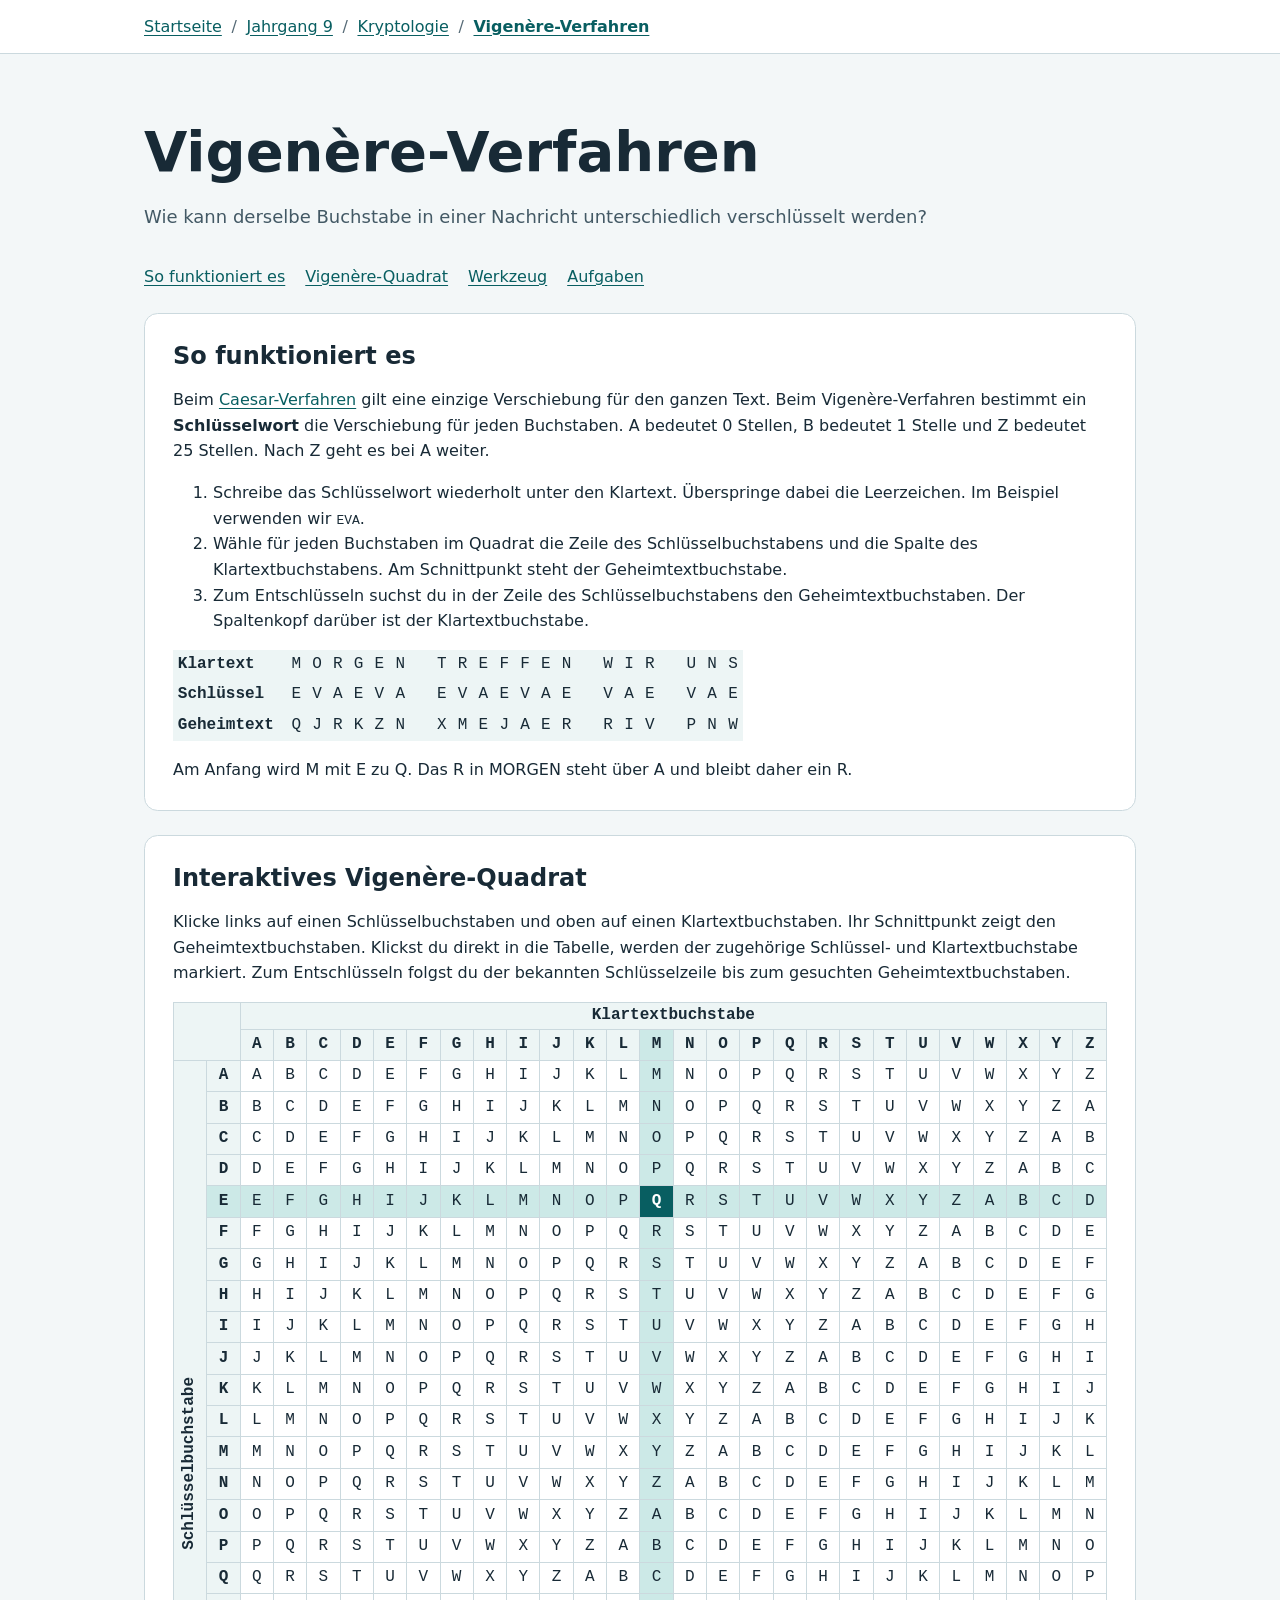
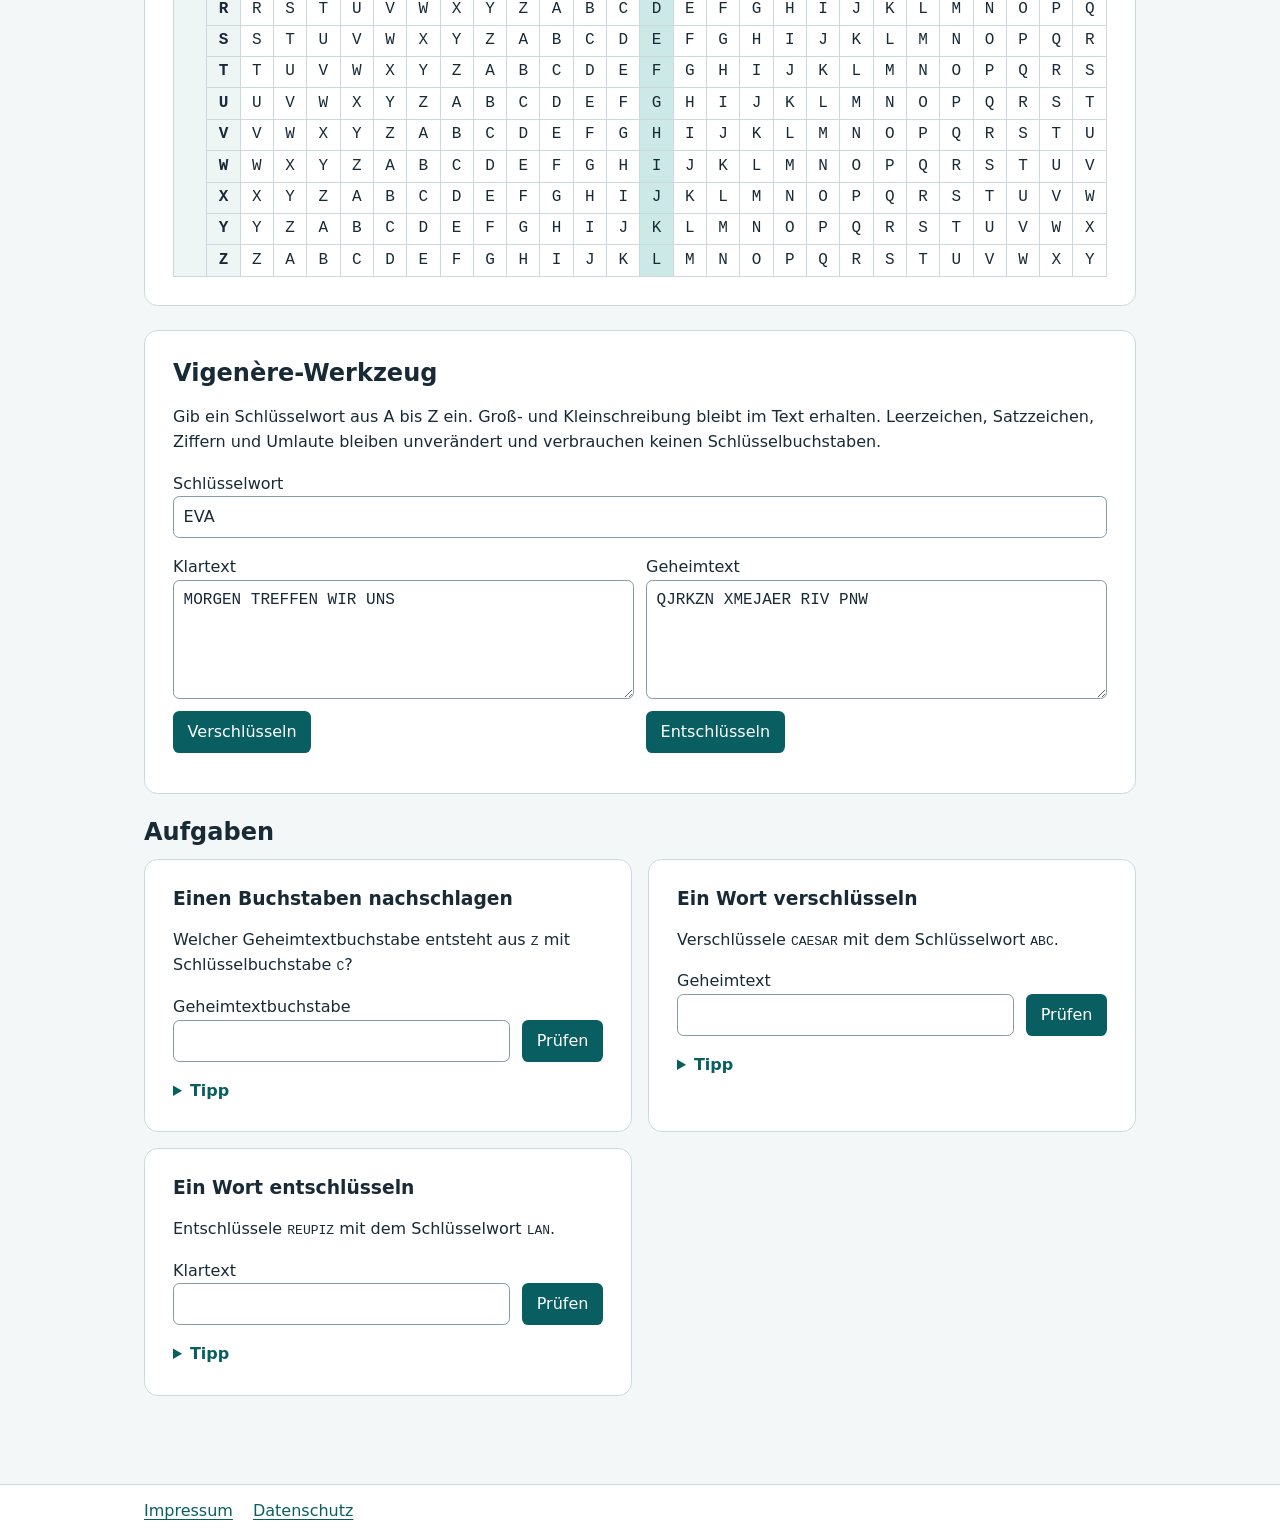
<file: jahrgang-9/kryptologie/vigenere-verfahren.html>
<!doctype html>
<html lang="de">
<head>
  <meta charset="utf-8">
  <meta name="robots" content="noindex">
  <meta name="viewport" content="width=device-width, initial-scale=1">
  <title>Vigenère-Verfahren | Informatikunterricht</title>
  <link rel="stylesheet" href="../../css/style.css">
  <script src="vigenere-quadrat.js" defer></script>
  <script src="vigenere-verfahren.js" defer></script>
</head>
<body>
  <header class="top">
    <nav class="wrap" aria-label="Brotkrumennavigation">
      <ol>
        <li><a href="../../index.html">Startseite</a></li>
        <li><a href="../index.html">Jahrgang 9</a></li>
        <li><a href="index.html">Kryptologie</a></li>
        <li><a href="vigenere-verfahren.html" aria-current="page">Vigenère-Verfahren</a></li>
      </ol>
    </nav>
  </header>
  <main class="wrap">
    <div class="intro">
      <h1>Vigenère-Verfahren</h1>
      <p>Wie kann derselbe Buchstabe in einer Nachricht unterschiedlich verschlüsselt werden?</p>
    </div>
    <nav class="sections" aria-label="Auf dieser Seite">
      <a href="#prinzip">So funktioniert es</a>
      <a href="#quadrat">Vigenère-Quadrat</a>
      <a href="#werkzeug">Werkzeug</a>
      <a href="#aufgaben">Aufgaben</a>
    </nav>
    <noscript><p>Aktiviere JavaScript für das Quadrat, das Werkzeug und die Antwortprüfung.</p></noscript>
    <section class="card" id="prinzip">
      <h2>So funktioniert es</h2>
      <p>Beim <a href="caesar-verfahren.html">Caesar-Verfahren</a> gilt eine einzige Verschiebung für den ganzen Text. Beim Vigenère-Verfahren bestimmt ein <strong>Schlüsselwort</strong> die Verschiebung für jeden Buchstaben. A bedeutet 0 Stellen, B bedeutet 1 Stelle und Z bedeutet 25 Stellen. Nach Z geht es bei A weiter.</p>
      <ol>
        <li>Schreibe das Schlüsselwort wiederholt unter den Klartext. Überspringe dabei die Leerzeichen. Im Beispiel verwenden wir <code>EVA</code>.</li>
        <li>Wähle für jeden Buchstaben im Quadrat die Zeile des Schlüsselbuchstabens und die Spalte des Klartextbuchstabens. Am Schnittpunkt steht der Geheimtextbuchstabe.</li>
        <li>Zum Entschlüsseln suchst du in der Zeile des Schlüsselbuchstabens den Geheimtextbuchstaben. Der Spaltenkopf darüber ist der Klartextbuchstabe.</li>
      </ol>
      <div class="quadrat-scroll" tabindex="0" role="region" aria-label="Beispiel mit dem Schlüsselwort EVA">
        <table class="vigenere-beispiel">
          <tbody>
            <tr><th scope="row">Klartext</th><td>M</td><td>O</td><td>R</td><td>G</td><td>E</td><td>N</td><td></td><td>T</td><td>R</td><td>E</td><td>F</td><td>F</td><td>E</td><td>N</td><td></td><td>W</td><td>I</td><td>R</td><td></td><td>U</td><td>N</td><td>S</td></tr>
            <tr><th scope="row">Schlüssel</th><td>E</td><td>V</td><td>A</td><td>E</td><td>V</td><td>A</td><td></td><td>E</td><td>V</td><td>A</td><td>E</td><td>V</td><td>A</td><td>E</td><td></td><td>V</td><td>A</td><td>E</td><td></td><td>V</td><td>A</td><td>E</td></tr>
            <tr><th scope="row">Geheimtext</th><td>Q</td><td>J</td><td>R</td><td>K</td><td>Z</td><td>N</td><td></td><td>X</td><td>M</td><td>E</td><td>J</td><td>A</td><td>E</td><td>R</td><td></td><td>R</td><td>I</td><td>V</td><td></td><td>P</td><td>N</td><td>W</td></tr>
          </tbody>
        </table>
      </div>
      <p>Am Anfang wird M mit E zu Q. Das R in MORGEN steht über A und bleibt daher ein R.</p>
    </section>
    <section class="card" id="quadrat">
      <h2>Interaktives Vigenère-Quadrat</h2>
      <p>Klicke links auf einen Schlüsselbuchstaben und oben auf einen Klartextbuchstaben. Ihr Schnittpunkt zeigt den Geheimtextbuchstaben. Klickst du direkt in die Tabelle, werden der zugehörige Schlüssel- und Klartextbuchstabe markiert. Zum Entschlüsseln folgst du der bekannten Schlüsselzeile bis zum gesuchten Geheimtextbuchstaben.</p>
      <div class="quadrat-scroll" tabindex="0" role="region" aria-label="Vigenère-Quadrat, horizontal scrollbar">
        <table class="vigenere-quadrat" id="vigenere-quadrat" aria-label="Vigenère-Quadrat"></table>
      </div>
    </section>
    <section class="card" id="werkzeug">
      <h2>Vigenère-Werkzeug</h2>
      <p>Gib ein Schlüsselwort aus A bis Z ein. Groß- und Kleinschreibung bleibt im Text erhalten. Leerzeichen, Satzzeichen, Ziffern und Umlaute bleiben unverändert und verbrauchen keinen Schlüsselbuchstaben.</p>
      <form id="vigenere-werkzeug">
        <label for="schluesselwort">Schlüsselwort</label>
        <input id="schluesselwort" type="text" value="EVA" required pattern="[A-Za-z]+" autocomplete="off" spellcheck="false">
        <p id="vigenere-hinweis" role="status"></p>
        <div class="caesar-felder">
          <div>
            <label for="klartext">Klartext</label>
            <textarea id="klartext" rows="4">MORGEN TREFFEN WIR UNS</textarea>
            <button type="submit" value="encrypt">Verschlüsseln</button>
          </div>
          <div>
            <label for="geheimtext">Geheimtext</label>
            <textarea id="geheimtext" rows="4">QJRKZN XMEJAER RIV PNW</textarea>
            <button type="submit" value="decrypt">Entschlüsseln</button>
          </div>
        </div>
      </form>
      <div id="vigenere-schritte" hidden>
        <label for="vigenere-position">Buchstabe im Quadrat ansehen <select id="vigenere-position"></select></label>
        <a href="#quadrat">Zum Quadrat</a>
      </div>
    </section>
    <section id="aufgaben">
      <h2>Aufgaben</h2>
      <div class="practice">
        <form class="card exercise" data-loesung="B">
          <h3>Einen Buchstaben nachschlagen</h3>
          <p>Welcher Geheimtextbuchstabe entsteht aus <code>Z</code> mit Schlüsselbuchstabe <code>C</code>?</p>
          <label for="antwort-1">Geheimtextbuchstabe</label>
          <div class="answer"><input type="text" id="antwort-1" required autocomplete="off"><button>Prüfen</button></div>
          <p class="feedback" role="status"></p>
          <details><summary>Tipp</summary><p>Suche die Zeile C und gehe zur Spalte Z.</p></details>
        </form>
        <form class="card exercise" data-loesung="CBGSBT">
          <h3>Ein Wort verschlüsseln</h3>
          <p>Verschlüssele <code>CAESAR</code> mit dem Schlüsselwort <code>ABC</code>.</p>
          <label for="antwort-2">Geheimtext</label>
          <div class="answer"><input type="text" id="antwort-2" required autocomplete="off"><button>Prüfen</button></div>
          <p class="feedback" role="status"></p>
          <details><summary>Tipp</summary><p>Schreibe <code>ABCABC</code> unter das Wort. Das erste C bleibt bei A ein C.</p></details>
        </form>
        <form class="card exercise" data-loesung="GEHEIM">
          <h3>Ein Wort entschlüsseln</h3>
          <p>Entschlüssele <code>REUPIZ</code> mit dem Schlüsselwort <code>LAN</code>.</p>
          <label for="antwort-3">Klartext</label>
          <div class="answer"><input type="text" id="antwort-3" required autocomplete="off"><button>Prüfen</button></div>
          <p class="feedback" role="status"></p>
          <details><summary>Tipp</summary><p>Suche R in der Zeile L und lies den Spaltenkopf ab.</p></details>
        </form>
      </div>
    </section>
  </main>
  <footer class="site-footer">
    <nav class="wrap" aria-label="Rechtliches">
      <a href="../../impressum/index.html">Impressum</a>
      <a href="../../datenschutz/index.html">Datenschutz</a>
    </nav>
  </footer>
</body>
</html>
</file>
<file: css/style.css>
:root {
  font-family: system-ui, sans-serif;
  color: #182a36;
  background: #f3f7f8;
  line-height: 1.6;
  --accent: #085e61;
  --border: #cbd9de;
}

* { box-sizing: border-box; }
body { margin: 0; }
.wrap { width: min(100% - 2rem, 62rem); margin-inline: auto; }
.top { background: white; border-bottom: 1px solid var(--border); }
.top ol {
  display: flex;
  flex-wrap: wrap;
  gap: .25rem .6rem;
  margin: 0;
  padding: .85rem 0;
  list-style: none;
}
.top li + li::before { content: '/'; margin-inline-end: .6rem; color: #566a76; }
[aria-current="page"] { font-weight: 700; }
a { color: var(--accent); text-underline-offset: .2em; }
:focus-visible { outline: 3px solid #126eb2; outline-offset: 3px; }
main { padding-block: clamp(1.75rem, 6vw, 4rem); }
.intro { margin-bottom: 2rem; }
.intro p { font-size: 1.125rem; color: #435965; }
h1, h2, h3 { line-height: 1.2; }
h1 { font-size: clamp(2rem, 6vw, 3.5rem); margin: 0; }
h2, h3 { margin: 0 0 .75rem; }
section { margin-block: 1.5rem; scroll-margin-top: 1rem; }
.card { background: white; border: 1px solid var(--border); border-radius: .85rem; padding: clamp(1rem, 3vw, 1.75rem); }
.card > :last-child { margin-bottom: 0; }
.tiles, .practice { display: grid; grid-template-columns: repeat(auto-fit, minmax(min(100%, 23rem), 1fr)); gap: 1rem; }
.tiles { padding: 0; list-style: none; }
.tile { display: grid; gap: .4rem; text-decoration: none; height: 100%; }
.tile:hover { border-color: var(--accent); background: #eaf5f4; }
.tile strong { font-size: 1.25rem; text-decoration: underline; }
.tile span { color: #435965; }
.sections { display: flex; flex-wrap: wrap; gap: .5rem 1.25rem; }
.example { display: grid; justify-items: center; width: fit-content; padding: .6rem 1.2rem; border-radius: .5rem; background: #eaf5f4; }
.example code { font-size: 1.3rem; }
.controls, .text-grid, .answer { display: flex; flex-wrap: wrap; align-items: end; gap: .75rem; }
.text-grid { margin-block: .8rem; }
.text-grid label { flex: 1 1 14rem; min-width: 0; }
.caesar-felder {
  display: grid;
  grid-template-columns: repeat(2, minmax(0, 1fr));
  gap: .75rem;
  margin-block: .8rem;
}
.caesar-felder button { margin-top: .75rem; }

@media (max-width: 36rem) {
  .caesar-felder { grid-template-columns: 1fr; }
}
input, textarea, button { font: inherit; }
input[type="number"], input[type="text"], textarea {
  display: block;
  width: 100%;
  border: 1px solid #839ba6;
  border-radius: .4rem;
  padding: .45rem .6rem;
  color: inherit;
  background: white;
}
.controls input[type="number"] { max-width: 9rem; }
.answer input { flex: 1 1 8rem; min-width: 0; }
textarea { resize: vertical; font-family: ui-monospace, monospace; }
button { background: var(--accent); color: white; border: 1px solid transparent; border-radius: .4rem; padding: .45rem .85rem; cursor: pointer; }
button:hover:not(:disabled) { background: #06484a; }
button:disabled { opacity: .55; cursor: default; }
details { margin-top: 1rem; }
summary { cursor: pointer; color: var(--accent); font-weight: 600; }
.alphabet { margin: .6rem 0 0; }
.alphabet dt { font-weight: 600; }
.alphabet dd { margin: 0 0 .35rem; word-spacing: .18em; }
.feedback:empty { margin: 0; }
.feedback[data-result="correct"] { color: #14603e; }
.feedback[data-result="retry"], #key-error { color: #903b18; }

#vigenere-position {
  font: inherit;
  padding: .4rem;
  border: 1px solid #839ba6;
  border-radius: .4rem;
  background: white;
  color: inherit;
}
#vigenere-position { max-width: 100%; }
.quadrat-scroll { overflow: auto; }
.vigenere-quadrat { border-collapse: collapse; width: 100%; font-family: ui-monospace, monospace; }
.vigenere-quadrat :is(th, td) {
  border: 1px solid var(--border);
  min-width: 1.85rem;
  padding: 0;
  text-align: center;
}
.vigenere-quadrat th { background: #edf5f5; }
.vigenere-quadrat .quadrat-markiert { background: #cce9e7; }
.vigenere-quadrat .quadrat-treffer { background: var(--accent); color: white; font-weight: 700; }

.vigenere-beispiel {
  border-collapse: collapse;
  font-family: ui-monospace, monospace;
}
.vigenere-beispiel :is(th, td) {
  padding: .15rem .3rem;
  text-align: center;
  background: #edf5f5;
}
.vigenere-beispiel th { text-align: left; padding-right: .75rem; }
.vigenere-beispiel td { min-width: 1.3rem; }

.vigenere-quadrat .quadrat-schluesselachse span {
  writing-mode: vertical-rl;
  transform: rotate(180deg);
}
.vigenere-quadrat button {
  display: block;
  width: 100%;
  padding: .15rem .25rem;
  border: 0;
  border-radius: 0;
  background: transparent;
  color: inherit;
}
.vigenere-quadrat button:hover { box-shadow: inset 0 0 0 2px currentColor; }
.vigenere-quadrat button:focus-visible { outline-offset: -3px; }

#kasiski-form textarea { margin-bottom: .75rem; }
#analyse-schluessel { max-width: 22rem; }
.kasiski-actions, .kasiski-abstaende {
  display: flex;
  flex-wrap: wrap;
  gap: .5rem;
  margin-top: .75rem;
}
.kasiski-abstaende, .kasiski-balken { list-style: none; padding: 0; }
.kasiski-ergebnisse h3 { margin-top: 1.75rem; }
.kasiski-ergebnisse select {
  display: block;
  max-width: 100%;
  font: inherit;
  color: inherit;
  background: white;
  border: 1px solid #839ba6;
  border-radius: .4rem;
  padding: .4rem;
}
.kasiski-buchstaben {
  background: #edf5f5;
  border-radius: .4rem;
}
.kasiski-buchstaben > div {
  display: grid;
  grid-template-columns: 8rem max-content;
  width: max-content;
  min-width: 100%;
  align-items: center;
}
.kasiski-buchstaben strong {
  position: sticky;
  left: 0;
  z-index: 1;
  background: #edf5f5;
  border-right: 1px solid var(--border);
  padding: .2rem .6rem;
}
.kasiski-buchstaben code {
  margin-inline: .6rem;
  white-space: pre;
  font: 1rem/1.9 ui-monospace, monospace;
  font-variant-ligatures: none;
  letter-spacing: .06em;
}
.kasiski-buchstaben mark { background: #ffe5a0; color: #182a36; }
.kasiski-buchstaben .kasiski-auswahl { background: var(--accent); color: white; }
.kasiski-fundspruenge[hidden] { display: none; }
.kasiski-messung {
  margin: 1rem 0;
  padding: .75rem;
  background: #edf5f5;
  border-radius: .4rem;
}
.kasiski-achse {
  position: relative;
  display: flex;
  justify-content: space-between;
  gap: 1rem;
}
.kasiski-achse::before {
  content: '';
  position: absolute;
  inset: 1.4rem 1px auto;
  border-top: 2px solid var(--accent);
}
.kasiski-achse span { display: grid; justify-items: start; }
.kasiski-achse span:last-child { justify-items: end; }
.kasiski-achse code {
  position: relative;
  padding: 0 .35rem;
  background: var(--accent);
  color: white;
  border-radius: .25rem;
}
.kasiski-messung figcaption { margin-top: .5rem; text-align: center; font-weight: 700; }
.kasiski-balken li {
  display: grid;
  grid-template-columns: max-content minmax(1rem, 14rem) max-content;
  align-items: center;
  gap: .5rem;
  margin-bottom: .4rem;
}
.kasiski-balken progress { width: 100%; accent-color: var(--accent); }
:is(.kasiski-abstaende, .kasiski-balken) button[aria-pressed="false"] {
  background: white;
  color: var(--accent);
  border-color: var(--accent);
}

#haeufigkeits-gruppen li { margin-block: .75rem; }
#haeufigkeits-gruppen details { margin-top: .2rem; }
#haeufigkeits-gruppen code { overflow-wrap: anywhere; }
#aufgabe-entschluesseln { margin-block: 1.25rem; }

.site-footer {
  border-top: 1px solid var(--border);
  background: white;
}

.site-footer nav {
  display: flex;
  flex-wrap: wrap;
  gap: .5rem 1.25rem;
  padding-block: .85rem;
}

.rechtstext h1 { margin-bottom: 1.5rem; }
.rechtstext h2 { margin-top: 1.5rem; }
.rechtstext .card > :first-child { margin-top: 0; }
</file>
